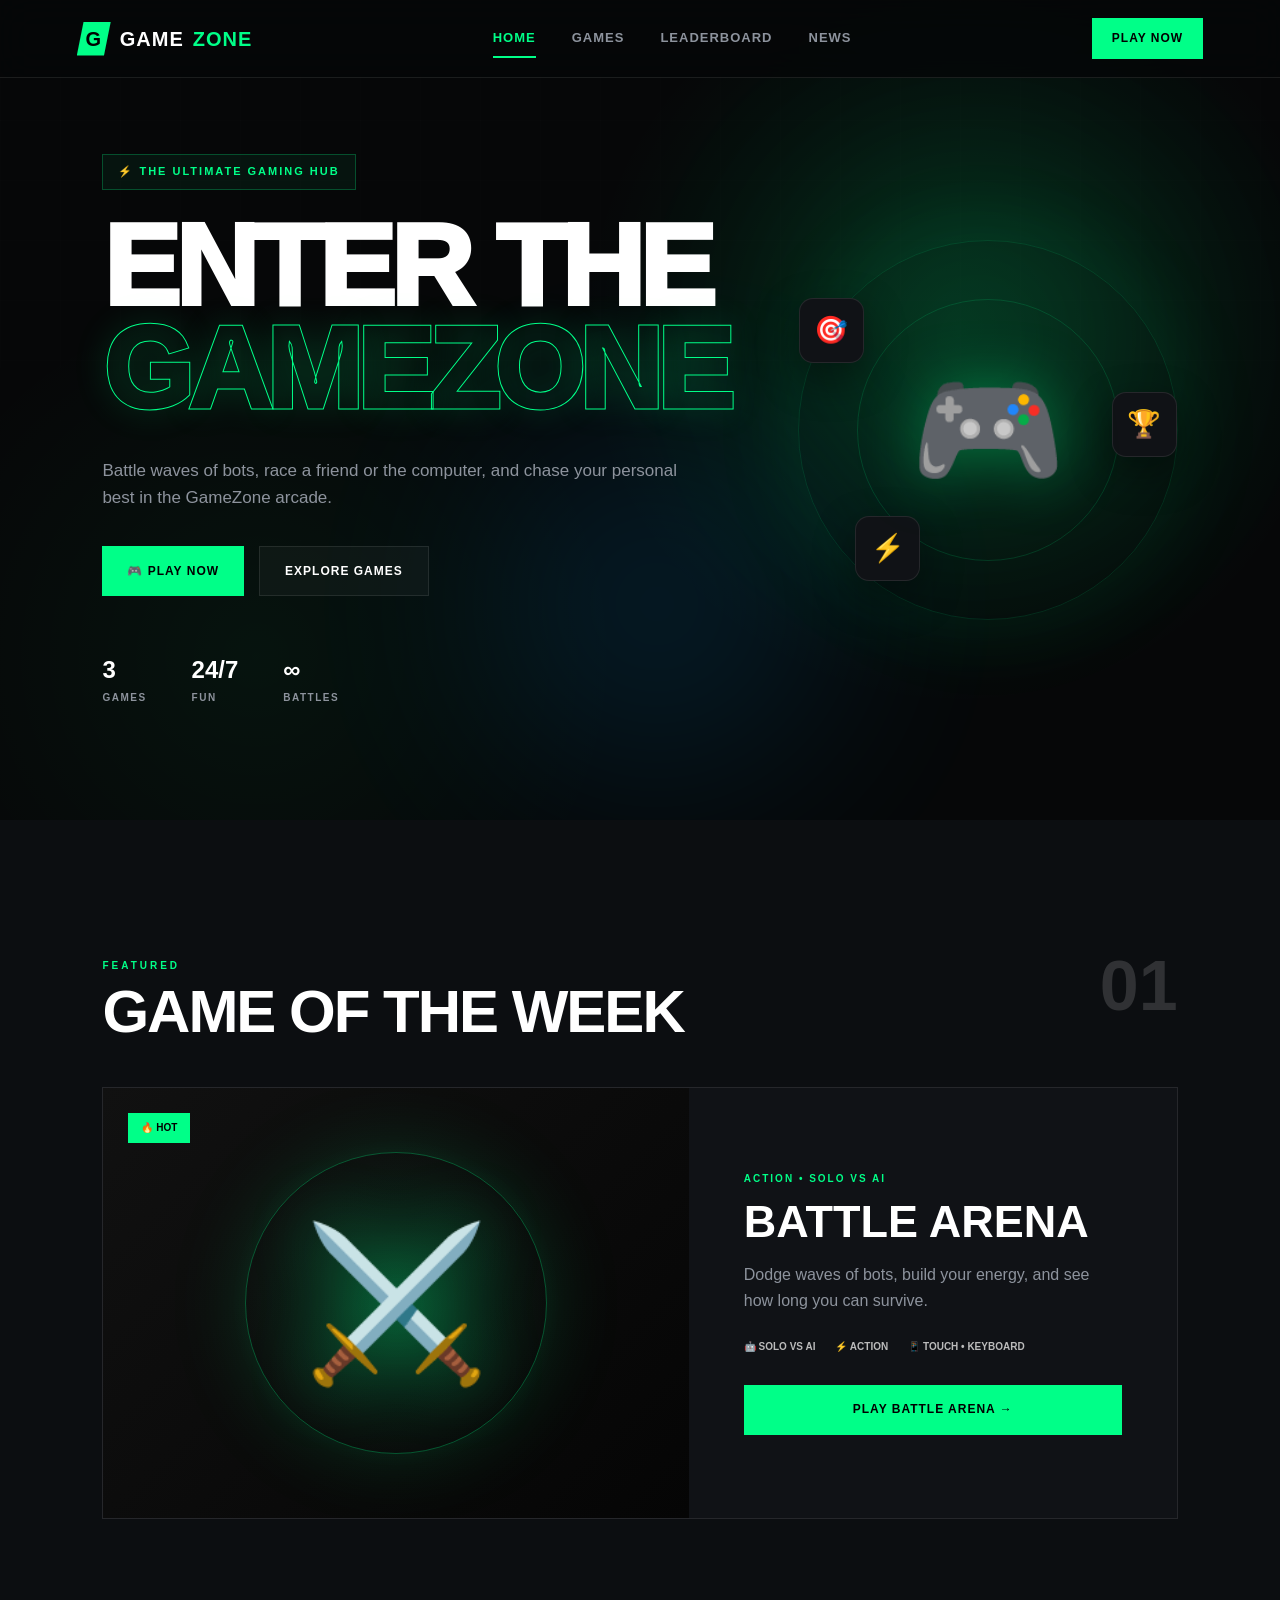
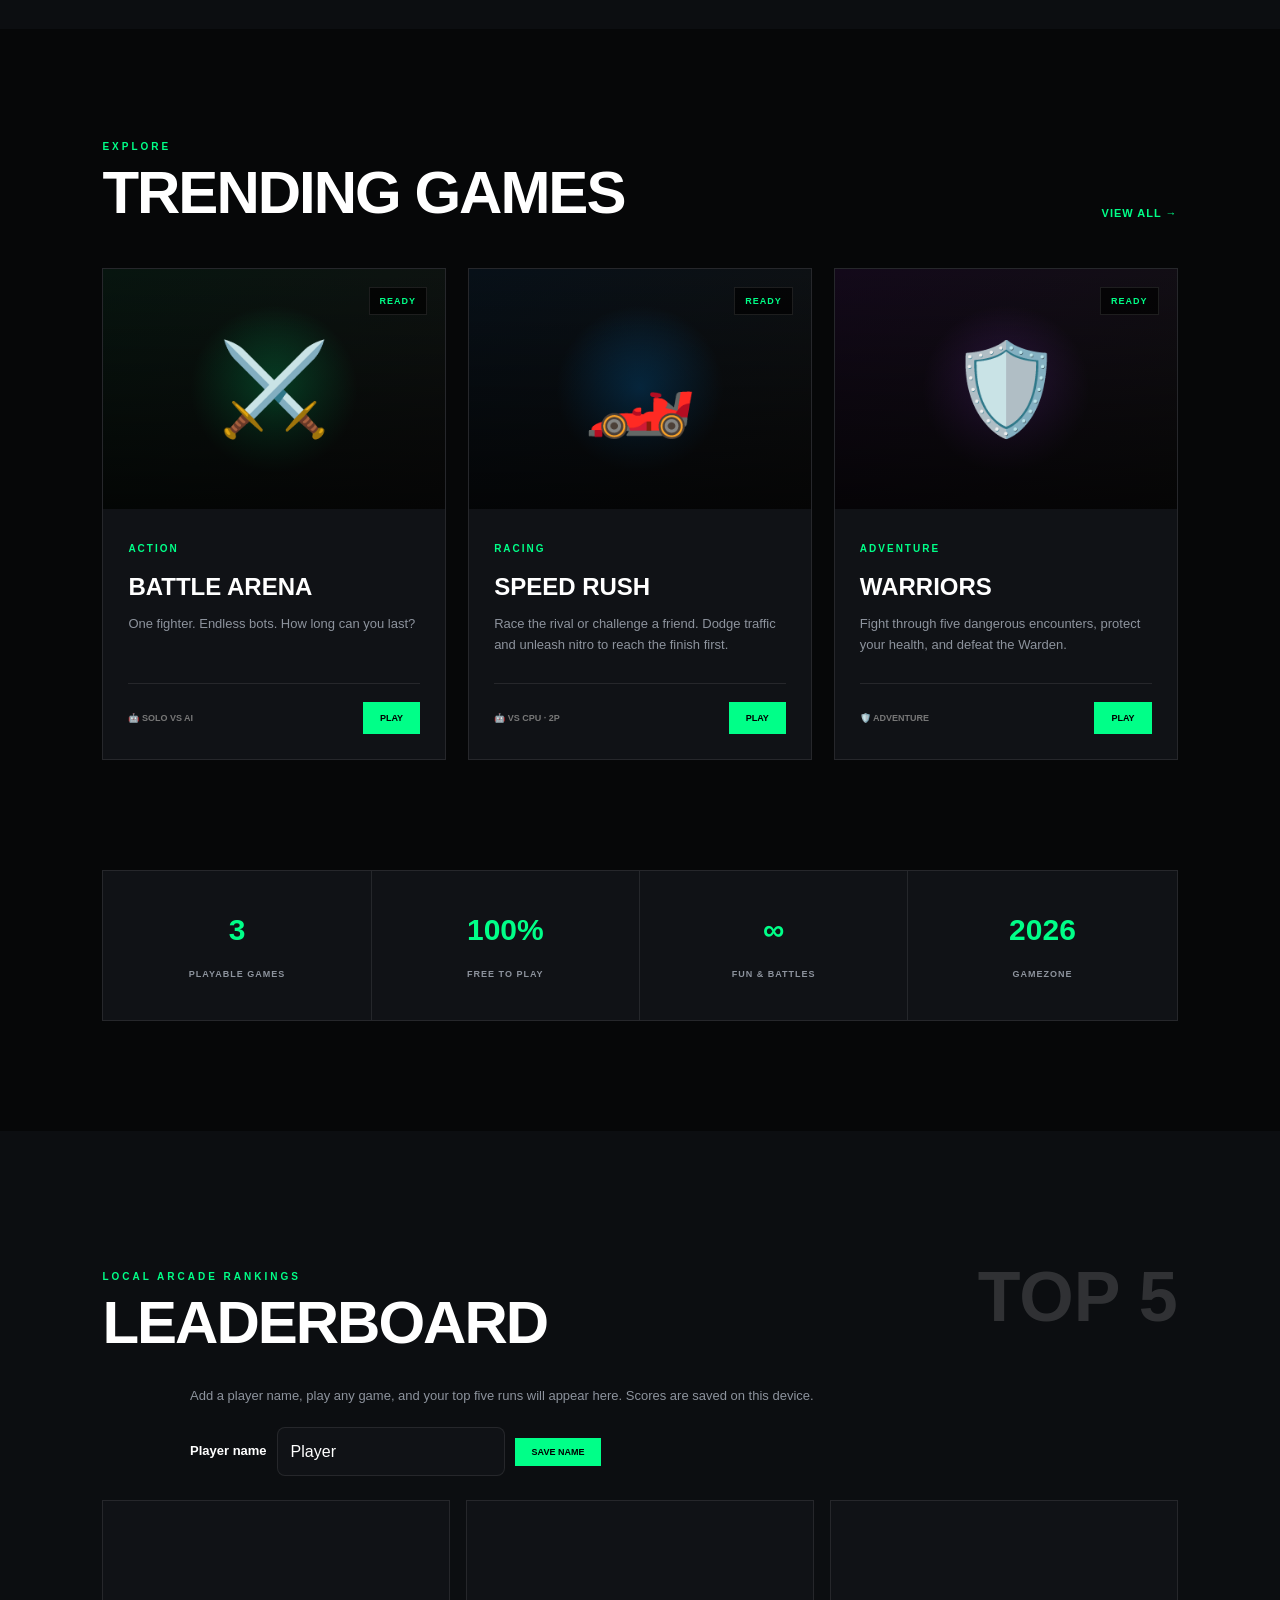
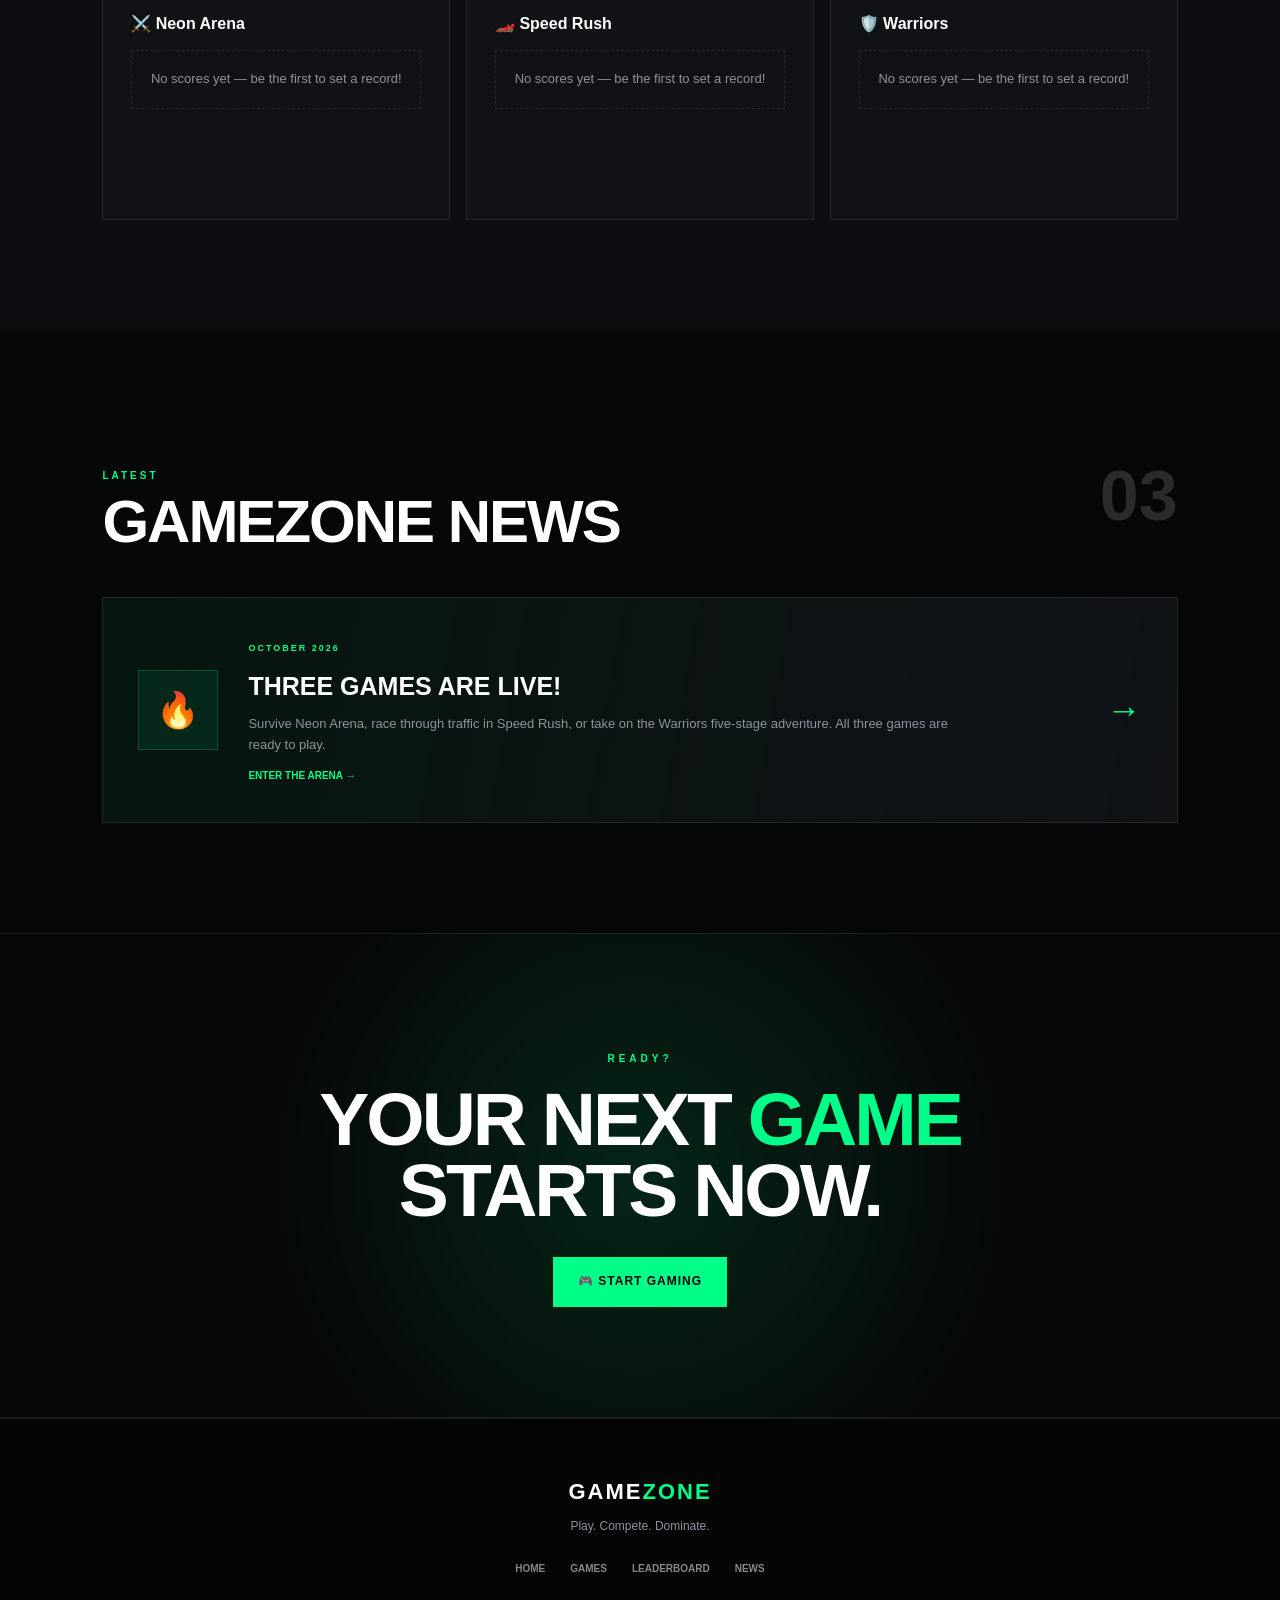
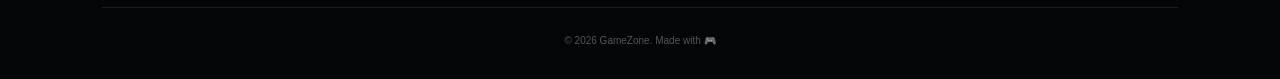
<file: index.html>
<!DOCTYPE html>
<html lang="en">
<head>
    <meta charset="UTF-8">

    <meta name="viewport"
          content="width=device-width, initial-scale=1.0">

    <meta name="description"
          content="Play free games on GameZone. Survive waves of bots in Neon Arena or race for the lead in Speed Rush.">

    <title>GameZone | Gaming Hub</title>

    <link rel="stylesheet" href="style.css">
</head>

<body>

<!-- ================= NAVBAR ================= -->

<header class="navbar">

    <a href="#home" class="logo">
        <span class="logo-icon">G</span>
        GAME<span>ZONE</span>
    </a>

    <nav class="nav-links" id="navLinks">
        <a href="#home" class="active">Home</a>
        <a href="#games">Games</a>
        <a href="#leaderboard">Leaderboard</a>
        <a href="#news">News</a>
    </nav>

    <a href="#games" class="nav-play">
        PLAY NOW
    </a>

    <button class="menu-btn"
            id="menuBtn"
            aria-label="Open menu"
            aria-controls="navLinks"
            aria-expanded="false">
        ☰
    </button>

</header>


<!-- ================= HERO ================= -->

<section class="hero" id="home">

    <div class="hero-grid"></div>

    <div class="hero-glow glow-one"></div>
    <div class="hero-glow glow-two"></div>

    <div class="hero-content">

        <div class="hero-badge">
            ⚡ THE ULTIMATE GAMING HUB
        </div>

        <h1>
            ENTER THE
            <span>GAMEZONE</span>
        </h1>

        <p>
            Battle waves of bots, race a friend or the computer,
            and chase your personal best in the GameZone arcade.
        </p>

        <div class="hero-buttons">

            <a href="#games" class="primary-btn">
                🎮 PLAY NOW
            </a>

            <a href="#games" class="secondary-btn">
                EXPLORE GAMES
            </a>

        </div>

        <div class="hero-stats">

            <div>
                <strong>3</strong>
                <span>GAMES</span>
            </div>

            <div>
                <strong>24/7</strong>
                <span>FUN</span>
            </div>

            <div>
                <strong>∞</strong>
                <span>BATTLES</span>
            </div>

        </div>

    </div>

    <div class="hero-decoration">

        <div class="floating-card card-one">
            🎯
        </div>

        <div class="floating-card card-two">
            🏆
        </div>

        <div class="floating-card card-three">
            ⚡
        </div>

        <div class="hero-controller">
            🎮
        </div>

    </div>

</section>


<!-- ================= FEATURED ================= -->

<section class="featured">

    <div class="section-heading">

        <div>
            <span class="section-label">
                FEATURED
            </span>

            <h2>
                GAME OF THE WEEK
            </h2>
        </div>

        <span class="section-number">
            01
        </span>

    </div>


    <div class="featured-card">

        <div class="featured-image">
            <div class="featured-overlay"></div>

            <div class="featured-icon">
                ⚔️
            </div>

            <span class="featured-tag">
                🔥 HOT
            </span>
        </div>

        <div class="featured-info">

            <span class="game-category">
                ACTION • SOLO VS AI
            </span>

            <h3>
                BATTLE ARENA
            </h3>

            <p>
                Dodge waves of bots, build your energy,
                and see how long you can survive.
            </p>

            <div class="game-meta">

                <span>🤖 SOLO VS AI</span>
                <span>⚡ ACTION</span>
                <span>📱 TOUCH • KEYBOARD</span>

            </div>

            <a href="gamezone.html"
               class="primary-btn">
                PLAY BATTLE ARENA →
            </a>

        </div>

    </div>

</section>


<!-- ================= GAMES ================= -->

<section class="games-section" id="games">

    <div class="section-heading">

        <div>
            <span class="section-label">
                EXPLORE
            </span>

            <h2>
                TRENDING GAMES
            </h2>
        </div>

        <a href="#games" class="view-all">
            VIEW ALL →
        </a>

    </div>


    <div class="games-grid">


        <!-- Battle Arena -->

        <article class="game-card">

            <div class="game-image battle-image">

                <span class="game-icon">
                    ⚔️
                </span>

                <span class="game-status">
                    READY
                </span>

            </div>

            <div class="game-info">

                <span class="game-category">
                    ACTION
                </span>

                <h3>
                    BATTLE ARENA
                </h3>

                <p>
                    One fighter. Endless bots.
                    How long can you last?
                </p>

                <div class="card-bottom">

                    <span>
                        🤖 SOLO VS AI
                    </span>

                    <a href="gamezone.html"
                       class="small-btn">
                        PLAY
                    </a>

                </div>

            </div>

        </article>


        <!-- Speed Rush -->

        <article class="game-card">

            <div class="game-image racing-image">

                <span class="game-icon">
                    🏎️
                </span>

                <span class="game-status">
                    READY
                </span>

            </div>

            <div class="game-info">

                <span class="game-category">
                    RACING
                </span>

                <h3>
                    SPEED RUSH
                </h3>

                <p>
            Race the rival or challenge a friend.
                    Dodge traffic and unleash nitro to reach the finish first.
                </p>

                <div class="card-bottom">

                    <span>
                        🤖 VS CPU · 2P
                    </span>

                    <a href="racing.html"
                       class="small-btn">
                        PLAY
                    </a>

                </div>

            </div>

        </article>


        <!-- Warriors -->

        <article class="game-card">

            <div class="game-image warriors-image">

                <span class="game-icon">
                    🛡️
                </span>

                <span class="game-status">
                    READY
                </span>

            </div>

            <div class="game-info">

                <span class="game-category">
                    ADVENTURE
                </span>

                <h3>
                    WARRIORS
                </h3>

                <p>
                    Fight through five dangerous encounters,
                    protect your health, and defeat the Warden.
                </p>

                <div class="card-bottom">

                    <span>
                        🛡️ ADVENTURE
                    </span>

                    <a href="warriors.html" class="small-btn">PLAY</a>

                </div>

            </div>

        </article>

    </div>

</section>


<!-- ================= STATS ================= -->

<section class="stats-section">

    <div class="stats-card">

        <div class="stat">
            <strong>3</strong>
            <span>PLAYABLE GAMES</span>
        </div>

        <div class="stat">
            <strong>100%</strong>
            <span>FREE TO PLAY</span>
        </div>

        <div class="stat">
            <strong>∞</strong>
            <span>FUN &amp; BATTLES</span>
        </div>

        <div class="stat">
            <strong>2026</strong>
            <span>GAMEZONE</span>
        </div>

    </div>

</section>


<!-- ================= LEADERBOARD ================= -->

<section class="leaderboard-section"
         id="leaderboard">

    <div class="section-heading">

        <div>
            <span class="section-label">
                LOCAL ARCADE RANKINGS
            </span>

            <h2>
                LEADERBOARD
            </h2>
        </div>

        <span class="section-number">TOP 5</span>

    </div>


    <p class="leaderboard-note">Add a player name, play any game, and your top five runs will appear here. Scores are saved on this device.</p>
    <form class="player-name-form" id="playerNameForm">
        <label for="playerName">Player name</label>
        <input id="playerName" name="playerName" maxlength="16" autocomplete="nickname" placeholder="Enter a name" required>
        <button class="small-btn" type="submit">SAVE NAME</button>
        <span id="nameSaved" role="status" aria-live="polite"></span>
    </form>
    <div class="leaderboard-lists" aria-live="polite">
        <section class="leaderboard-game" aria-label="Neon Arena top runs"><h3>⚔️ Neon Arena</h3><div class="leaderboard" id="arenaLeaderboard"></div></section>
        <section class="leaderboard-game" aria-label="Speed Rush top runs"><h3>🏎️ Speed Rush</h3><div class="leaderboard" id="racingLeaderboard"></div></section>
        <section class="leaderboard-game" aria-label="Warriors top runs"><h3>🛡️ Warriors</h3><div class="leaderboard" id="warriorsLeaderboard"></div></section>
    </div>

</section>


<!-- ================= NEWS ================= -->

<section class="news-section" id="news">

    <div class="section-heading">

        <div>
            <span class="section-label">
                LATEST
            </span>

            <h2>
                GAMEZONE NEWS
            </h2>
        </div>

        <span class="section-number">
            03
        </span>

    </div>


    <article class="news-card">

        <div class="news-icon">
            🔥
        </div>

        <div class="news-content">

            <span>
                OCTOBER 2026
            </span>

            <h3>
                THREE GAMES ARE LIVE!
            </h3>

            <p>
            Survive Neon Arena, race through traffic in Speed Rush,
            or take on the Warriors five-stage adventure.
            All three games are ready to play.
            </p>

            <a href="gamezone.html">
                ENTER THE ARENA →
            </a>

        </div>

        <div class="news-arrow">
            →
        </div>

    </article>

</section>


<!-- ================= CTA ================= -->

<section class="cta">

    <div class="cta-content">

        <span>
            READY?
        </span>

        <h2>
            YOUR NEXT
            <strong>GAME</strong>
            STARTS NOW.
        </h2>

        <a href="#games"
           class="primary-btn">
            🎮 START GAMING
        </a>

    </div>

</section>


<!-- ================= FOOTER ================= -->

<footer>

    <div class="footer-logo">
        GAME<span>ZONE</span>
    </div>

    <p>
        Play. Compete. Dominate.
    </p>

    <div class="footer-links">

        <a href="#home">Home</a>
        <a href="#games">Games</a>
        <a href="#leaderboard">Leaderboard</a>
        <a href="#news">News</a>

    </div>

    <div class="copyright">
        © 2026 GameZone. Made with 🎮
    </div>

</footer>


<script src="script.js"></script>

</body>
</html>
</file>
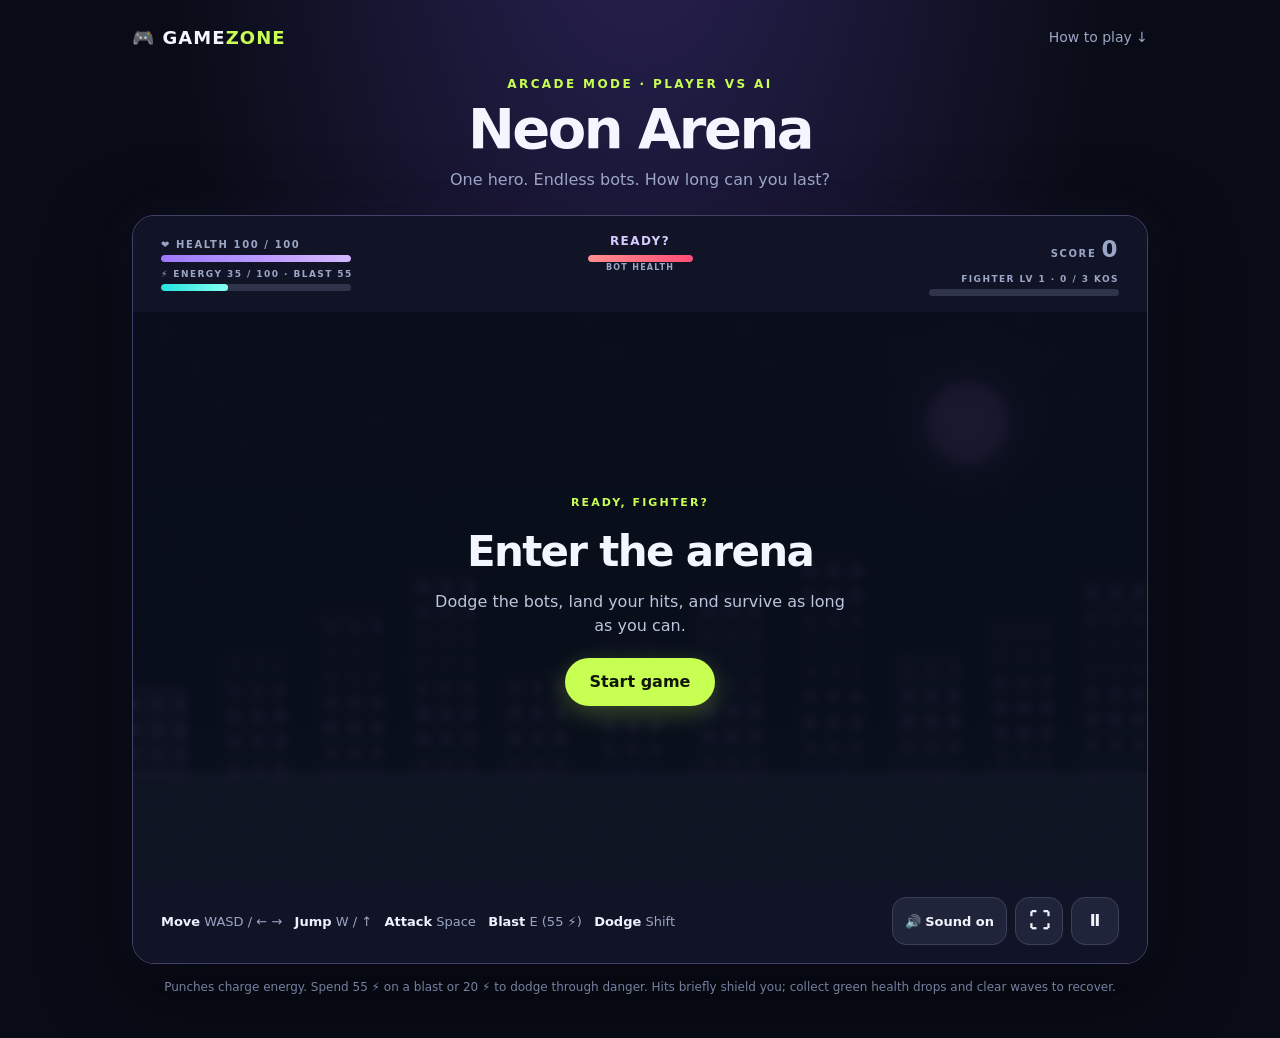
<file: gamezone.html>
<!doctype html>
<html lang="en">
<head>
  <meta charset="utf-8">
  <meta name="viewport" content="width=device-width, initial-scale=1">
  <meta name="theme-color" content="#090c16">
  <title>Neon Arena — GameZone</title>
  <style>
    :root { color-scheme: dark; --ink:#f4f6ff; --muted:#9ba6c6; --lime:#c8ff53; --violet:#a68aff; }
    * { box-sizing:border-box }
    body { margin:0; min-height:100vh; color:var(--ink); font:16px/1.5 Inter,ui-sans-serif,system-ui,-apple-system,"Segoe UI",sans-serif; background:radial-gradient(ellipse at 50% -15%,#292153 0,transparent 53%),#090c16 }
    button { font:inherit; cursor:pointer }
    .shell { max-width:1100px; margin:auto; padding:24px clamp(16px,4vw,42px) 42px }
    header { display:flex; align-items:center; justify-content:space-between; gap:12px; margin-bottom:24px }
    .brand { font-weight:900; letter-spacing:.06em; font-size:18px }.brand b { color:var(--lime) }
    .back { color:var(--muted); text-decoration:none; font-size:14px }.back:hover { color:white }
    .intro { text-align:center; margin:0 auto 23px }.eyebrow { margin:0 0 7px; color:var(--lime); font-size:12px; font-weight:800; letter-spacing:.2em }
    h1 { font-size:clamp(32px,6vw,56px); letter-spacing:-.045em; line-height:1.02; margin:0 }.intro>p:last-child { color:var(--muted); margin:11px 0 0 }
    .game { overflow:hidden; border:1px solid #414267; border-radius:22px; background:#111426; box-shadow:0 24px 80px #0008,0 0 45px #8f6cff12 }
    .hud { min-height:96px; padding:13px clamp(14px,3vw,28px); display:grid; grid-template-columns:1fr auto 1fr; align-items:center; gap:12px; background:#111426 }
    .stat { min-width:0 }.stat:last-child { text-align:right }.label { display:block; color:var(--muted); text-transform:uppercase; font-size:10px; font-weight:800; letter-spacing:.16em }
    .score { font-weight:900; font-size:23px; font-variant-numeric:tabular-nums }.round { text-align:center; color:#d4caff; font-size:12px; font-weight:800; letter-spacing:.12em }
    .bar { height:7px; max-width:190px; border-radius:9px; margin-top:3px; background:#30344b; overflow:hidden }.bar span { display:block; height:100%; width:100%; border-radius:9px; transition:width .24s ease; background:linear-gradient(90deg,#9d78ff,#d5b9ff) }.stat:last-child .bar { margin-left:auto }.stat:last-child .bar span { background:linear-gradient(90deg,#ff8e8e,#ff4d76) }.energyline,.progressline { margin-top:6px }.energyline .label,.progressline .label { font-size:9px }.energyline .bar span { background:linear-gradient(90deg,#25e3df,#86fff0) }.progressline .bar span { background:linear-gradient(90deg,#c8ff53,#efff96) }
    #playerBar.low { background:linear-gradient(90deg,#ff3e65,#ff9c69);animation:heartBeat .8s ease-in-out infinite alternate }#energyBar.ready {box-shadow:0 0 12px #42fff0;animation:chargePulse .75s ease-in-out infinite alternate}.game.lowhp {border-color:#9f4059;box-shadow:0 0 36px #ff41622b,0 24px 80px #0008}.game.lowhp .stage {background:radial-gradient(ellipse at center,#ff29410d,transparent 72%),#090d1b}
    @keyframes heartBeat {to{filter:brightness(1.5)}}@keyframes chargePulse {to{filter:brightness(1.5)}}
    .stage { position:relative; background:#090d1b }.stage canvas { display:block; width:100%; height:auto; aspect-ratio: 16 / 9; touch-action:none }
    .overlay { position:absolute; inset:0; display:grid; place-items:center; padding:20px; background:#080b16bd; text-align:center; backdrop-filter:blur(5px) }.overlay[hidden] { display:none }
    .panel { max-width:410px }.panel .tag { color:var(--lime); font-size:11px; font-weight:900; letter-spacing:.19em }.panel h2 { font-size:clamp(28px,5vw,42px); letter-spacing:-.04em; margin:7px 0 }.panel p { margin:0 auto 20px; color:#bdc5dc }
    .upgradeChoices { display:grid;grid-template-columns:repeat(3,1fr);gap:9px;margin-top:18px }.upgradeChoices button { min-height:104px;padding:12px 8px;border:1px solid #555577;border-radius:14px;background:#22243b;color:#f4f6ff;font-size:19px }.upgradeChoices button:hover { border-color:var(--lime);background:#2b3045;transform:translateY(-2px) }.upgradeChoices b,.upgradeChoices small {display:block}.upgradeChoices b {font-size:13px}.upgradeChoices small {margin-top:4px;color:#abb3cc;font-size:10px;line-height:1.3}@media(max-width:540px){.upgradeChoices{gap:5px}.upgradeChoices button{padding:8px 4px;font-size:16px}.upgradeChoices b{font-size:11px}.upgradeChoices small{font-size:9px}}
    .primary { color:#11160a; border:0; border-radius:999px; padding:12px 25px; background:var(--lime); font-weight:900; box-shadow:0 7px 24px #c8ff5340; transition:transform .15s,filter .15s }.primary:hover { transform:translateY(-2px); filter:brightness(1.07) }.primary:focus-visible,.back:focus-visible { outline:3px solid white; outline-offset:4px }
    .controls { padding:15px clamp(14px,3vw,28px) 18px; display:flex; align-items:center; justify-content:space-between; gap:10px; background:#111426 }.keys { color:var(--muted); font-size:13px }.keys strong { color:#eef1ff }
    .mobile { display:none; gap:12px;align-items:center;justify-content:space-between;touch-action:none;user-select:none;-webkit-user-select:none }.moveCluster,.actionCluster {display:flex;gap:8px;align-items:center}.mobile button,.pause,.sound,.fullscreen { border:1px solid #3c4059; color:#f2f3fb; background:#20243b; border-radius:14px; min-width:48px; min-height:48px; font-weight:800;touch-action:none;user-select:none;-webkit-user-select:none;-webkit-tap-highlight-color:transparent }.mobile button {font-size:20px;box-shadow:inset 0 1px #ffffff12,0 3px 0 #111426;transition:transform .08s,background .08s}.mobile button:active,.mobile button.held {background:#455071;transform:translateY(2px);box-shadow:inset 0 1px #ffffff20}.pause:active,.sound:active,.fullscreen:active { background:#393e60 }.utility {display:flex;gap:8px}.sound { padding:0 12px; font-size:13px; min-width:92px }.fullscreen {font-size:21px}
    .game.hit { animation:shake .18s linear }.game.hit .stage::after { content:""; position:absolute; inset:0; pointer-events:none; background:#fff9; animation:flash .16s ease-out forwards }
    @keyframes shake { 25%{transform:translateX(-4px)} 55%{transform:translateX(4px)} 80%{transform:translateX(-2px)} }
    @keyframes flash { to{opacity:0} }
    .help { text-align:center; color:#75809f; margin:14px 0 0; font-size:12px }
    @media(max-width:700px) { .shell { padding:12px 12px max(18px,env(safe-area-inset-bottom)) }.intro {margin-bottom:14px}.intro>p:last-child {font-size:14px;margin-top:7px}.eyebrow {font-size:10px}.game {border-radius:16px}.stage canvas {aspect-ratio:4/3}.hud {min-height:80px;padding:9px 11px;gap:6px;grid-template-columns:minmax(0,1fr) auto minmax(0,1fr)}.stat .label {font-size:9px;letter-spacing:.08em}.score {font-size:17px}.round {font-size:10px;letter-spacing:.08em}.round .bar {width:76px!important}.progressline .label,.energyline .label {font-size:8px!important;letter-spacing:.07em}.keys { display:none }.controls {padding:10px 12px max(10px,env(safe-area-inset-bottom));display:grid;grid-template-columns:1fr auto;gap:9px}.mobile {grid-column:1/-1;display:flex;gap:8px;width:100%}.moveCluster,.actionCluster {gap:6px}.mobile button {width:clamp(44px,13vw,54px);min-width:44px;min-height:52px;border-radius:15px}.utility {grid-column:1/-1;justify-content:flex-end;gap:8px}.sound {width:48px;min-width:48px;padding:0;font-size:0}.sound::before {content:'🔊';font-size:17px}.pause,.fullscreen {width:48px;min-width:48px;min-height:46px}.help {font-size:11px;margin:9px 8px 0} }
    @media(max-width:380px) { .shell{padding-left:8px;padding-right:8px}.hud{padding-left:8px;padding-right:8px}.mobile button{width:44px;min-width:44px;min-height:50px}.moveCluster,.actionCluster{gap:4px}.controls{padding-left:8px;padding-right:8px} }
    @media (pointer:coarse) and (orientation:landscape) and (min-width:701px) { .shell{padding:8px 2vw 14px}.intro{margin-bottom:8px}.intro h1{font-size:34px}.intro>p:last-child{margin-top:3px}.mobile{display:flex}.keys{display:none}.controls{padding:8px 14px}.mobile button{min-width:50px;min-height:50px}.utility{margin-left:8px} }
    .game:fullscreen {width:100vw;height:100dvh;max-width:none;border:0;border-radius:0;display:grid;grid-template-rows:auto minmax(0,1fr) auto;box-shadow:none;background:#090c16}.game:fullscreen .stage {min-height:0;display:grid;place-items:center}.game:fullscreen .stage canvas {width:auto;height:100%;max-width:100%;max-height:100%;aspect-ratio:16/9}.game:fullscreen .controls {padding-bottom:max(10px,env(safe-area-inset-bottom))}
    @media(prefers-reduced-motion:reduce) { *,*::before,*::after { scroll-behavior:auto!important; transition:none!important } }
  </style>
</head>
<body>
  <main class="shell">
    <header><div class="brand">🎮 GAME<b>ZONE</b></div><a class="back" href="#how-to-play">How to play ↓</a></header>
    <section class="intro"><p class="eyebrow">ARCADE MODE · PLAYER VS AI</p><h1>Neon Arena</h1><p>One hero. Endless bots. How long can you last?</p></section>
    <section class="game" aria-label="Neon Arena fighting game">
      <div class="hud" aria-live="polite">
        <div class="stat"><span class="label">❤ HEALTH <span id="playerHp">100 / 100</span></span><div class="bar" role="progressbar" aria-label="Player health" aria-valuemin="0" aria-valuemax="100" aria-valuenow="100"><span id="playerBar"></span></div><div class="energyline"><span class="label">⚡ ENERGY <span id="energyValue">35</span> / 100 · BLAST 55</span><div class="bar" role="progressbar" aria-label="Energy charge" aria-valuemin="0" aria-valuemax="100" aria-valuenow="35"><span id="energyBar" style="width:35%"></span></div></div></div>
        <div class="round"><span id="roundLabel">READY?</span><div class="bar" style="width:105px;margin:5px auto 0"><span id="enemyBar" style="background:linear-gradient(90deg,#ff8e8e,#ff4d76)"></span></div><span class="label" style="font-size:8px">BOT HEALTH</span><div id="comboLabel" style="margin-top:4px;color:#c8ff53;min-height:18px"></div></div>
        <div class="stat"><span class="label">Score <span class="score" id="score">0</span></span><div class="progressline"><span class="label" id="xpLabel">FIGHTER LV 1 · 0 / 3 KOs</span><div class="bar"><span id="xpBar" style="width:0%"></span></div></div></div>
      </div>
      <div class="stage">
        <canvas id="arena" width="960" height="540" aria-label="Game arena. Move with WASD or arrow keys. Attack with Space. Jump with W or Up. Use E for an energy blast and Shift to dodge."></canvas>
        <div class="overlay" id="overlay"><div class="panel"><span class="tag" id="overTag">READY, FIGHTER?</span><h2 id="overTitle">Enter the arena</h2><p id="overCopy">Dodge the bots, land your hits, and survive as long as you can.</p><button class="primary" id="startBtn">Start game</button></div></div>
      </div>
      <div class="controls"><div class="keys"><strong>Move</strong> WASD / ← → &nbsp; <strong>Jump</strong> W / ↑ &nbsp; <strong>Attack</strong> Space &nbsp; <strong>Blast</strong> E (55 ⚡) &nbsp; <strong>Dodge</strong> Shift</div><div class="mobile" aria-label="Touch controls"><div class="moveCluster" aria-label="Movement"><button data-action="left" aria-label="Move left">←</button><button data-action="jump" aria-label="Jump">↑</button><button data-action="right" aria-label="Move right">→</button></div><div class="actionCluster" aria-label="Combat actions"><button data-action="attack" aria-label="Attack">👊</button><button data-action="dodge" aria-label="Dodge">💨</button><button data-action="special" aria-label="Energy blast">⚡</button></div></div><div class="utility"><button class="sound" id="soundBtn" aria-label="Mute sound effects">🔊 Sound on</button><button class="fullscreen" id="fullscreenBtn" aria-label="Enter full screen" title="Full screen">⛶</button><button class="pause" id="pauseBtn" aria-label="Pause game">Ⅱ</button></div></div>
    </section>
    <p class="help" id="how-to-play">Punches charge energy. Spend 55 ⚡ on a blast or 20 ⚡ to dodge through danger. Hits briefly shield you; collect green health drops and clear waves to recover.</p>
  </main>
<script>
(() => {
  'use strict';
  const canvas=document.querySelector('#arena'), ctx=canvas.getContext('2d');
  const overlay=document.querySelector('#overlay'), startBtn=document.querySelector('#startBtn');
  const playerHp=document.querySelector('#playerHp'), playerBar=document.querySelector('#playerBar'), energyBar=document.querySelector('#energyBar'), energyValue=document.querySelector('#energyValue'), xpBar=document.querySelector('#xpBar'), xpLabel=document.querySelector('#xpLabel'), comboLabel=document.querySelector('#comboLabel'), enemyBar=document.querySelector('#enemyBar'), scoreEl=document.querySelector('#score'), roundEl=document.querySelector('#roundLabel'), panel=document.querySelector('.panel');
  const W=960,H=540,FLOOR=438, keys=new Set(), touch=new Set(), gameCard=document.querySelector('.game');
  const arenas=[{name:'NEON DISTRICT',sky:['#17172f','#10182b','#172b34'],floor:'#273049',line:'#b98bff',stars:'#e3dcff',buildings:['#202544','#1a203d'],windows:'#5e547e'}, {name:'SOLAR FOUNDRY',sky:['#35182e','#52242b','#351e2a'],floor:'#472939',line:'#ffad68',stars:'#ffe0a5',buildings:['#492539','#382036'],windows:'#986247'}, {name:'FROSTBYTE PEAK',sky:['#10253f','#183e57','#1c394d'],floor:'#214356',line:'#65eaff',stars:'#d4f6ff',buildings:['#1d3a55','#203149'],windows:'#5184a2'}, {name:'WILD CIRCUIT',sky:['#142c26','#1d4135','#1b382e'],floor:'#284536',line:'#c8ff53',stars:'#e3ffc0',buildings:['#1d382e','#253a2c'],windows:'#668452'}];
  let state='ready', player, enemies=[], score=0, wave=0, last=0, raf=0, particles=[], texts=[], drops=[], best=0, elapsed=0, shake=0, audio=null, soundOn=true, energy=35, combo=0, comboTimer=0, level=1, kills=0, blast=0, invuln=0, waveIntro=0, upgrades={power:0,charge:0,speed:0};
  try { best=Number(localStorage.getItem('neon-arena-best'))||0 } catch (_) {}
  const clamp=(n,a,b)=>Math.max(a,Math.min(b,n));
  function fighter(x,color,isPlayer=false){return {x,y:FLOOR,vx:0,vy:0,hp:100,color,isPlayer,role:'runner',face:isPlayer?1:-1,ground:true,attack:0,cool:0,hit:false,flash:0}}
  function tone(freq,end,duration,type='sine',volume=.045){if(!soundOn)return;try{if(!audio){const AC=window.AudioContext||window.webkitAudioContext;if(AC)audio=new AC()}if(!audio)return;if(audio.state==='suspended')audio.resume();const o=audio.createOscillator(),g=audio.createGain(),t=audio.currentTime;o.type=type;o.frequency.setValueAtTime(freq,t);o.frequency.exponentialRampToValueAtTime(Math.max(35,end),t+duration);g.gain.setValueAtTime(volume,t);g.gain.exponentialRampToValueAtTime(.001,t+duration);o.connect(g);g.connect(audio.destination);o.start(t);o.stop(t+duration)}catch(_){}}
  function saveLeaderboardScore(game,points,unit,detail){try{const data=JSON.parse(localStorage.getItem('gamezone-leaderboard-v1')||'{}');const runs=Array.isArray(data[game])?data[game]:[];runs.push({name:(localStorage.getItem('gamezone-player-name')||'Player').slice(0,16),score:Math.max(0,Math.floor(points)),unit,detail,date:new Date().toISOString()});data[game]=runs.sort((a,b)=>b.score-a.score).slice(0,5);localStorage.setItem('gamezone-leaderboard-v1',JSON.stringify(data))}catch(_){}}
  function sfx(name){if(name==='swing')tone(250,100,.09,'sawtooth',.024);if(name==='hit'){tone(135,58,.12,'triangle',.075);tone(480,180,.1,'sine',.035)}if(name==='hurt')tone(100,48,.2,'sawtooth',.075);if(name==='jump')tone(290,620,.14,'sine',.04);if(name==='wave'){tone(420,620,.16,'sine',.04);setTimeout(()=>tone(620,880,.2,'sine',.04),95)}if(name==='over'){tone(350,170,.22,'triangle',.05);setTimeout(()=>tone(180,70,.4,'sawtooth',.04),130)}}
  function floatText(x,y,text,color){texts.push({x,y,text,color,life:42})}
  function burst(x,y,color,n=12){for(let i=0;i<n;i++){const a=Math.random()*Math.PI*2,s=1.2+Math.random()*4;particles.push({x,y,vx:Math.cos(a)*s,vy:Math.sin(a)*s-1,life:20+Math.random()*22,color,size:2+Math.random()*3})}}
  function spawnWave(){wave++;waveIntro=150;const bossWave=wave%5===0,count=bossWave?1:Math.min(1+Math.floor((wave-1)/2),4),roster=['runner','striker','tank','scout'],colors=['#ff557d','#ff9b55','#ca79ff','#52e6ed'];enemies=Array.from({length:count},(_,i)=>{const e=fighter(bossWave?740:700+i*76,bossWave?'#ffd166':colors[(wave+i-1)%colors.length]);e.role=bossWave?'boss':roster[(wave+i-1)%roster.length];e.hp=bossWave?220+wave*15:65+Math.min(wave*2,25)+(e.role==='tank'?15:0);e.maxHp=e.hp;e.speed=(e.role==='boss'?1.18:e.role==='scout'?2:e.role==='tank'?1.05:1.45)+Math.min(wave*.07,.85);return e});roundEl.textContent=bossWave?`BOSS · WAVE ${wave}`:`WAVE ${wave}`;enemyBar.style.width='100%';if(wave>1){player.hp=Math.min(100,player.hp+15);energy=Math.min(100,energy+12);sfx('wave');floatText(W/2,145,bossWave?'BOSS APPROACHING!':'WAVE CLEAR  ·  +15 HP / +12 ⚡',bossWave?'#ffd166':'#d5b9ff');burst(W/2,185,bossWave?'#ffd166':'#a68aff',25)}}
  function begin(){if(state==='paused'){pause();return}keys.clear();touch.clear();score=0;wave=0;elapsed=0;energy=35;combo=0;comboTimer=0;level=1;kills=0;blast=0;invuln=0;upgrades={power:0,charge:0,speed:0};player=fighter(245,'#c8ff53',true);particles=[];texts=[];drops=[];scoreEl.textContent='0';playerHp.textContent='100 / 100';playerBar.style.width='100%';playerBar.classList.remove('low');gameCard.classList.remove('lowhp');energyBar.style.width='35%';energyBar.classList.remove('ready');energyValue.textContent='35';spawnWave();state='playing';overlay.hidden=true;last=performance.now();cancelAnimationFrame(raf);raf=requestAnimationFrame(loop)}
  function end(){if(score>best){best=score;try{localStorage.setItem('neon-arena-best',String(best))}catch(_){}}saveLeaderboardScore('arena',score,'pts',`${wave} wave${wave===1?'':'s'}`);state='over';overlay.hidden=false;document.querySelector('#overTag').textContent='RUN COMPLETE';document.querySelector('#overTitle').textContent='Game over';document.querySelector('#overCopy').textContent=`You scored ${score} point${score===1?'':'s'} across ${wave} wave${wave===1?'':'s'}. Best: ${best}.`;startBtn.textContent='Play again';sfx('over')}
  function pause(){if(state==='playing'){state='paused';overlay.hidden=false;document.querySelector('#overTag').textContent='TAKE A BREATHER';document.querySelector('#overTitle').textContent='Paused';document.querySelector('#overCopy').textContent=`Score: ${score} · Wave ${wave}. Ready when you are.`;startBtn.textContent='Resume game'}else if(state==='paused'){state='playing';overlay.hidden=true;last=performance.now();raf=requestAnimationFrame(loop)}}
  function attack(){if(!player||state!=='playing'||player.cool>0)return;player.attack=16;player.cool=Math.max(13,25-upgrades.speed*2);player.hit=false;sfx('swing');burst(player.x+player.face*23,player.y-43,'#c8ff53',4)}
  function special(){if(state!=='playing'||energy<55){if(state==='playing')floatText(player.x,player.y-105,'NEED 55 ENERGY','#83fff1');return}energy-=55;blast=22;sfx('wave');shake=10;floatText(player.x,player.y-105,'NEON BURST!','#42fff0');burst(player.x,player.y-42,'#42fff0',36);for(const e of enemies){if(Math.abs(e.x-player.x)<520){damage(e,42+upgrades.power*5);e.x=clamp(e.x+e.face*55,25,W-25);combo++;comboTimer=150;score+=10*Math.min(combo,5);scoreEl.textContent=score;if(e.hp<=0){score+=25;scoreEl.textContent=score;floatText(e.x,e.y-95,'KO! +25','#c8ff53');drops.push({x:e.x,y:e.y-45,type:Math.random()<.5?'health':'energy',life:460});burst(e.x,e.y-40,e.color,24);kills++}}}}
  function dodge(){if(state!=='playing'||invuln>0||energy<20){if(state==='playing'&&energy<20)floatText(player.x,player.y-90,'NEED 20 ENERGY','#83fff1');return}energy-=20;invuln=18;player.x=clamp(player.x+player.face*115,25,W-25);shake=Math.max(shake,2);sfx('jump');burst(player.x-player.face*18,player.y-38,'#83fff1',12);floatText(player.x,player.y-92,'DODGE!','#83fff1')}
  function action(k){if(k==='attack')attack();if(k==='special')special();if(k==='dodge')dodge();if(k==='jump'&&player?.ground&&state==='playing'){player.vy=-10.6;player.ground=false;sfx('jump');burst(player.x,player.y-4,'#a68aff',7)}}
  function offerUpgrade(){state='upgrade';overlay.hidden=false;document.querySelector('#overTag').textContent=`LEVEL ${level+1} REACHED`;document.querySelector('#overTitle').textContent='Choose an upgrade';document.querySelector('#overCopy').textContent='Pick one boost for the rest of this run.';startBtn.hidden=true;panel.insertAdjacentHTML('beforeend','<div class="upgradeChoices"><button data-upgrade="power">💥 <b>Power</b><small>Hits deal +8 damage</small></button><button data-upgrade="charge">⚡ <b>Capacitor</b><small>Hits charge +10 energy</small></button><button data-upgrade="speed">💨 <b>Quickstep</b><small>Move and punch faster</small></button></div>');panel.querySelectorAll('[data-upgrade]').forEach(b=>b.addEventListener('click',()=>{upgrades[b.dataset.upgrade]++;level++;startBtn.hidden=false;panel.querySelector('.upgradeChoices').remove();state='playing';overlay.hidden=true;last=performance.now();raf=requestAnimationFrame(loop);sfx('wave')}))}
  function rect(f){return f.role==='boss'?{x:f.x-27,y:f.y-100,w:54,h:100}:{x:f.x-18,y:f.y-75,w:36,h:75}}
  function overlaps(a,b){return a.x<b.x+b.w&&a.x+a.w>b.x&&a.y<b.y+b.h&&a.y+a.h>b.y}
  function damage(target,amount){if(target.isPlayer&&invuln>0)return;target.hp-=amount;target.flash=10;target.hurt=5;if(target.isPlayer)invuln=42;shake=Math.max(shake,target.isPlayer?5:3);gameCard.classList.remove('hit');void gameCard.offsetWidth;gameCard.classList.add('hit');setTimeout(()=>gameCard.classList.remove('hit'),190);burst(target.x,target.y-45,target.isPlayer?'#ff829e':'#fff38a',target.isPlayer?13:17);sfx(target.isPlayer?'hurt':'hit');floatText(target.x,target.y-82,`-${amount}`,target.isPlayer?'#ff829e':'#fff38a')}
  function update(dt){const s=dt/16.667;elapsed+=dt;waveIntro=Math.max(0,waveIntro-s);shake=Math.max(0,shake-s*.55);invuln=Math.max(0,invuln-s);blast=Math.max(0,blast-s);energy=Math.min(100,energy+.003*dt);const left=keys.has('ArrowLeft')||keys.has('a')||touch.has('left'),right=keys.has('ArrowRight')||keys.has('d')||touch.has('right');player.vx=(right?1:0)-(left?1:0);if(player.vx)player.face=Math.sign(player.vx);player.x=clamp(player.x+player.vx*(3.5+upgrades.speed*.28)*s,25,W-25);player.vy+=.52*s;player.y+=player.vy*s;if(player.y>=FLOOR){player.y=FLOOR;player.vy=0;player.ground=true}player.attack=Math.max(0,player.attack-s);player.cool=Math.max(0,player.cool-s);player.flash=Math.max(0,player.flash-s);player.hurt=Math.max(0,(player.hurt||0)-s);comboTimer-=s;if(comboTimer<=0)combo=0;
    for(const e of enemies){const dx=player.x-e.x,dist=Math.abs(dx);e.face=Math.sign(dx)||e.face;e.x+=e.face*(dist>52?e.speed*s:0);e.cool-=s;e.attack=Math.max(0,e.attack-s);e.flash=Math.max(0,e.flash-s);if(dist<(e.role==='boss'?98:73)&&e.cool<=0&&e.attack<=0&&Math.random()<.035*s){e.attack=30;e.attackHit=false;e.cool=Math.max(48,82-wave*2)}if(e.attack>0&&!e.attackHit&&e.attack<17){e.attackHit=true;if(dist<(e.role==='boss'?102:76)&&Math.abs(player.y-e.y)<75)damage(player,(e.role==='boss'?15:e.role==='tank'?10:7)+Math.floor(wave/4))}}
    if(player.attack>0&&!player.hit){const punch={x:player.x+(player.face>0?7:-53),y:player.y-61,w:46,h:31};for(const e of enemies){const r=rect(e);if(overlaps(punch,r)){const amount=27+upgrades.power*8;damage(e,amount);player.hit=true;combo++;comboTimer=150;energy=Math.min(100,energy+12+upgrades.charge*10);score+=10*Math.min(combo,5);scoreEl.textContent=score;floatText(e.x,e.y-82,`+${10*Math.min(combo,5)}  +12 ⚡`,combo>2?'#ffdc69':'#c8ff53');if(e.hp<=0){score+=25;scoreEl.textContent=score;energy=Math.min(100,energy+12);floatText(e.x,e.y-98,'KO! +25','#c8ff53');drops.push({x:e.x,y:e.y-45,type:player.hp<70?'health':(Math.random()<.5?'health':'energy'),life:460});burst(e.x,e.y-40,'#ff557d',24);kills++}break}}}
    for(const d of drops){d.life-=s;d.y=FLOOR-20+Math.sin(elapsed*.006+d.x)*5;if(Math.abs(d.x-player.x)<35&&Math.abs(player.y-d.y)<95){if(d.type==='health'){const healed=Math.min(25,100-player.hp);player.hp=Math.min(100,player.hp+25);floatText(d.x,d.y-25,`+${healed} HP`,'#7dff9c')}else{const charge=Math.min(25,100-energy);energy=Math.min(100,energy+25);floatText(d.x,d.y-25,`+${charge} ⚡`,'#42fff0')}burst(d.x,d.y,d.type==='health'?'#7dff9c':'#42fff0',13);d.life=0;sfx('hit')}}drops=drops.filter(d=>d.life>0);
    enemies=enemies.filter(e=>e.hp>0);if(enemies.length===0)spawnWave();playerHp.textContent=`${Math.max(0,Math.ceil(player.hp))} / 100`;playerBar.style.width=`${clamp(player.hp,0,100)}%`;playerBar.setAttribute('aria-valuenow',Math.ceil(player.hp));playerBar.classList.toggle('low',player.hp<=30);gameCard.classList.toggle('lowhp',player.hp<=30);energyValue.textContent=Math.floor(energy);energyBar.style.width=`${energy}%`;energyBar.setAttribute('aria-valuenow',Math.floor(energy));energyBar.classList.toggle('ready',energy>=55);xpLabel.textContent=`FIGHTER LV ${level} · ${kills%3} / 3 KOs`;xpBar.style.width=`${(kills%3)/3*100}%`;comboLabel.textContent=combo>1?`✦ ${combo} HIT COMBO ✦`:'';let h=0,m=0;for(const e of enemies){h+=e.hp;m+=e.maxHp}enemyBar.style.width=`${m?clamp(h/m*100,0,100):100}%`;particles=particles.filter(p=>p.life-->0);for(const p of particles){p.x+=p.vx*s;p.y+=p.vy*s;p.vy+=.18*s;p.vx*=.985}texts=texts.filter(t=>t.life-->0);for(const t of texts)t.y-=.65*s;
    if(kills>=level*3){offerUpgrade();return}
    if(player.hp<=0){if(score>best){best=score;try{localStorage.setItem('neon-arena-best',best)}catch(_){}}end()}}
  function drawFighter(f){const x=f.x,y=f.y,moving=Math.abs(f.vx)>.1,bob=f.ground?Math.sin(elapsed*.009+x*.02)*(moving?2.5:1.3):0,run=moving?Math.sin(elapsed*.022+x*.04)*8:0,hitPose=f.attack>0?Math.sin((1-f.attack/16)*Math.PI):0,reach=hitPose*24,glow=f.isPlayer?'#c8ff53':f.color,ink=f.flash?'#fff':f.color;
    ctx.save();ctx.globalAlpha=.24;ctx.fillStyle='#000';ctx.beginPath();ctx.ellipse(x,FLOOR+2,20,5,0,0,Math.PI*2);ctx.fill();ctx.restore();
    ctx.save();ctx.translate(x,y+bob);if(f.hurt>0)ctx.translate((Math.random()-.5)*f.hurt,0);if(f.role==='boss')ctx.scale(1.4,1.4);ctx.lineCap='round';ctx.lineJoin='round';
    // A little trailing scarf makes the player silhouette easy to follow while moving.
    if(f.isPlayer){ctx.save();ctx.shadowColor=glow;ctx.shadowBlur=13;ctx.strokeStyle=ink;ctx.lineWidth=5;ctx.beginPath();ctx.moveTo(-f.face*5,-51);ctx.lineTo(-f.face*(19+Math.abs(run)),-48+Math.sin(elapsed*.018)*5);ctx.lineTo(-f.face*(29+Math.abs(run)),-43+Math.sin(elapsed*.021)*8);ctx.stroke();ctx.restore()}
    // Legs bend at the knees and finish in bright boots.
    ctx.shadowColor=glow;ctx.shadowBlur=10;ctx.strokeStyle=ink;ctx.lineWidth=f.role==='tank'?9:7;ctx.beginPath();ctx.moveTo(-3,-28);ctx.lineTo(-8+run*.55,-15);ctx.lineTo(-11+run,-3);ctx.moveTo(3,-28);ctx.lineTo(8-run*.45,-15);ctx.lineTo(12-run,-3);ctx.stroke();
    ctx.lineWidth=9;ctx.beginPath();ctx.moveTo(-13+run,-3);ctx.lineTo(-7+run,-3);ctx.moveTo(8-run,-3);ctx.lineTo(15-run,-3);ctx.stroke();
    // Jacket/torso, with a bright center seam and shoulder pads.
    ctx.fillStyle=f.isPlayer?'#202e38':f.role==='tank'||f.role==='boss'?'#392442':'#29243c';ctx.strokeStyle=ink;ctx.lineWidth=3;ctx.beginPath();ctx.moveTo(-10,-52);ctx.lineTo(10,-52);ctx.lineTo(13,-31);ctx.lineTo(7,-26);ctx.lineTo(-8,-26);ctx.lineTo(-13,-31);ctx.closePath();ctx.fill();ctx.stroke();if(f.role==='tank'||f.role==='boss'){ctx.fillStyle=glow;ctx.beginPath();ctx.arc(-12,-49,5,0,Math.PI*2);ctx.arc(12,-49,5,0,Math.PI*2);ctx.fill()}
    ctx.strokeStyle=glow;ctx.lineWidth=2;ctx.beginPath();ctx.moveTo(-1,-48);ctx.lineTo(3,-32);ctx.stroke();ctx.fillStyle=glow;ctx.beginPath();ctx.arc(0,-42,3.2,0,Math.PI*2);ctx.fill();
    // Back arm, then the striking arm and a readable fist.
    ctx.strokeStyle=ink;ctx.lineWidth=f.role==='tank'?8:6;ctx.beginPath();ctx.moveTo(-8,-48);ctx.lineTo(-f.face*13,-39+run*.25);ctx.lineTo(-f.face*17,-31+run*.3);ctx.moveTo(8,-48);ctx.lineTo(f.face*(12+reach*.35),-46);ctx.lineTo(f.face*(18+reach),-43);ctx.stroke();
    ctx.fillStyle=glow;ctx.shadowBlur=12;ctx.beginPath();ctx.arc(f.face*(19+reach),-43,5,0,Math.PI*2);ctx.fill();
    // Faceplate, eyes and a distinct head silhouette for each fighter class.
    ctx.shadowColor=glow;ctx.shadowBlur=f.flash?28:15;ctx.fillStyle='#111726';ctx.strokeStyle=ink;ctx.lineWidth=3.5;ctx.beginPath();ctx.arc(0,-66,12,0,Math.PI*2);ctx.fill();ctx.stroke();
    ctx.fillStyle=glow;ctx.shadowBlur=11;ctx.beginPath();ctx.ellipse(f.face*4,-67,5.5,2.7,0,0,Math.PI*2);ctx.fill();ctx.fillStyle='#fff';ctx.beginPath();ctx.arc(f.face*5,-67,1.4,0,Math.PI*2);ctx.fill();
    if(f.isPlayer){ctx.strokeStyle='#e6ff9a';ctx.lineWidth=3;ctx.beginPath();ctx.moveTo(-8,-73);ctx.lineTo(2,-77);ctx.lineTo(10,-74);ctx.stroke()}
    else if(f.role==='tank'||f.role==='boss'){ctx.fillStyle='#ffcc70';ctx.strokeStyle='#ffcc70';ctx.lineWidth=f.role==='boss'?5:3;ctx.beginPath();ctx.moveTo(-9,-75);ctx.lineTo(-5,-82);ctx.lineTo(0,-76);ctx.lineTo(5,-82);ctx.lineTo(10,-75);ctx.stroke()}
    else if(f.role==='scout'){ctx.strokeStyle=glow;ctx.lineWidth=2;ctx.beginPath();ctx.moveTo(0,-77);ctx.lineTo(4,-85);ctx.stroke();ctx.fillStyle=glow;ctx.beginPath();ctx.arc(4,-86,2.5,0,Math.PI*2);ctx.fill()}
    else if(f.role==='striker'){ctx.strokeStyle=glow;ctx.lineWidth=3;ctx.beginPath();ctx.moveTo(-8,-75);ctx.lineTo(-12,-81);ctx.moveTo(8,-75);ctx.lineTo(12,-81);ctx.stroke()}
    if(f.attack>0){ctx.save();ctx.globalAlpha=Math.min(.8,f.attack/8);ctx.strokeStyle=glow;ctx.lineWidth=3;ctx.beginPath();ctx.arc(f.face*25,-45,22,-.8,.8);ctx.stroke();ctx.restore()}ctx.restore()}
  function draw(){ctx.save();if(shake>0)ctx.translate((Math.random()-.5)*shake,(Math.random()-.5)*shake);const theme=arenas[(Math.max(1,wave)-1)%arenas.length],g=ctx.createLinearGradient(0,0,0,H);g.addColorStop(0,theme.sky[0]);g.addColorStop(.68,theme.sky[1]);g.addColorStop(1,theme.sky[2]);ctx.fillStyle=g;ctx.fillRect(0,0,W,H);
    ctx.save();ctx.globalAlpha=.22;ctx.fillStyle=theme.line;ctx.shadowColor=theme.line;ctx.shadowBlur=46;ctx.beginPath();ctx.arc(790,105,39+Math.sin(elapsed*.002)*3,0,Math.PI*2);ctx.fill();ctx.restore();
    for(let i=0;i<12;i++){const bx=i*91-15+Math.sin(elapsed*.00028+i)*5,bh=85+(i*37%132);ctx.fillStyle=theme.buildings[i%2];ctx.fillRect(bx,FLOOR-bh,66,bh);ctx.fillStyle=theme.windows;for(let wy=FLOOR-bh+14;wy<FLOOR-10;wy+=24)for(let wx=bx+12;wx<bx+58;wx+=22){ctx.globalAlpha=.45+.3*Math.sin(elapsed*.003+i+wy);ctx.fillRect(wx,wy,8,10)}}ctx.globalAlpha=1;
    for(let i=0;i<48;i++){const x=(i*197+31)%W,y=(i*83+19)%380;ctx.globalAlpha=.2+(.35+.3*Math.sin(elapsed*.002+i))*0.65;ctx.fillStyle=i%4===0?theme.line:theme.stars;ctx.fillRect(x,y,2,2)}ctx.globalAlpha=1;
    const pulse=0.5+Math.sin(elapsed*.004)*.5;ctx.fillStyle=theme.floor;ctx.fillRect(0,FLOOR,W,H-FLOOR);ctx.fillStyle=theme.line;ctx.globalAlpha=.3+pulse*.2;ctx.fillRect(0,FLOOR,W,2);ctx.globalAlpha=1;
    ctx.strokeStyle=theme.line;ctx.globalAlpha=.2;ctx.lineWidth=1;const drift=(elapsed*.045)%48;for(let x=-48;x<W+48;x+=48){ctx.beginPath();ctx.moveTo(x,FLOOR);ctx.lineTo(x-75,H);ctx.stroke()}for(let y=FLOOR+27-drift%27;y<H;y+=27){ctx.beginPath();ctx.moveTo(0,y);ctx.lineTo(W,y);ctx.stroke()}ctx.globalAlpha=1;
    if(waveIntro>0){const a=Math.min(1,waveIntro/25);ctx.save();ctx.globalAlpha=a;ctx.fillStyle='#090b18';ctx.globalAlpha=.78*a;ctx.fillRect(W/2-170,72,340,70);ctx.globalAlpha=a;ctx.strokeStyle=theme.line;ctx.lineWidth=2;ctx.strokeRect(W/2-170,72,340,70);ctx.textAlign='center';ctx.shadowColor=theme.line;ctx.shadowBlur=18;ctx.fillStyle=theme.line;ctx.font='900 12px system-ui';ctx.fillText(wave%5===0?'⚠ BOSS ROUND':theme.name,W/2,94);ctx.fillStyle='#fff';ctx.font='900 29px system-ui';ctx.fillText(`WAVE ${wave}`,W/2,127);ctx.restore()}
    if(player){drawFighter(player);if(invuln>0){ctx.save();ctx.globalAlpha=.48;ctx.strokeStyle='#83fff1';ctx.lineWidth=4;ctx.shadowColor='#42fff0';ctx.shadowBlur=22;ctx.beginPath();ctx.arc(player.x,player.y-39,31+Math.sin(elapsed*.04)*3,0,Math.PI*2);ctx.stroke();ctx.restore()}if(blast>0){ctx.save();ctx.globalAlpha=blast/22;ctx.strokeStyle='#42fff0';ctx.lineWidth=8;ctx.shadowColor='#42fff0';ctx.shadowBlur=32;ctx.beginPath();ctx.arc(player.x,player.y-42,(22-blast)*23+18,0,Math.PI*2);ctx.stroke();ctx.restore()}for(const e of enemies){if(e.attack>17){ctx.save();ctx.globalAlpha=.55+Math.sin(elapsed*.035)*.25;ctx.fillStyle='#ff526c';ctx.font='900 20px system-ui';ctx.textAlign='center';ctx.fillText('!',e.x,e.y-102);ctx.restore()}drawFighter(e)}}
    for(const d of drops){ctx.save();ctx.globalAlpha=.7+.3*Math.sin(elapsed*.01+d.x);ctx.fillStyle=d.type==='health'?'#7dff9c':'#42fff0';ctx.shadowColor=ctx.fillStyle;ctx.shadowBlur=19;ctx.translate(d.x,d.y);ctx.rotate(Math.PI/4);ctx.fillRect(-8,-8,16,16);ctx.restore()}
    for(const p of particles){ctx.globalAlpha=clamp(p.life/30,0,1);ctx.fillStyle=p.color;ctx.shadowColor=p.color;ctx.shadowBlur=9;ctx.beginPath();ctx.arc(p.x,p.y,p.size||3,0,Math.PI*2);ctx.fill()}ctx.shadowBlur=0;ctx.font='900 21px system-ui';ctx.textAlign='center';for(const t of texts){ctx.globalAlpha=clamp(t.life/18,0,1);ctx.fillStyle=t.color;ctx.shadowColor=t.color;ctx.shadowBlur=14;ctx.fillText(t.text,t.x,t.y)}ctx.globalAlpha=1;ctx.restore()}
  function loop(now){if(state!=='playing')return;const dt=Math.min(now-last,34);last=now;update(dt);draw();if(state==='playing')raf=requestAnimationFrame(loop)}
  startBtn.addEventListener('click',()=>{if(state==='paused')pause();else begin()});document.querySelector('#pauseBtn').addEventListener('click',pause);
  const soundBtn=document.querySelector('#soundBtn');soundBtn.addEventListener('click',()=>{soundOn=!soundOn;soundBtn.textContent=soundOn?'🔊 Sound on':'🔇 Sound off';soundBtn.setAttribute('aria-label',soundOn?'Mute sound effects':'Enable sound effects');if(soundOn)tone(520,760,.1)});
  const fullscreenBtn=document.querySelector('#fullscreenBtn');
  function syncFullscreen(){const active=!!document.fullscreenElement;fullscreenBtn.textContent=active?'⤢':'⛶';fullscreenBtn.setAttribute('aria-label',active?'Exit full screen':'Enter full screen');fullscreenBtn.title=active?'Exit full screen':'Full screen'}
  if(!gameCard.requestFullscreen){fullscreenBtn.disabled=true;fullscreenBtn.title='Full screen is not supported in this browser'}
  fullscreenBtn.addEventListener('click',async()=>{try{if(document.fullscreenElement)await document.exitFullscreen();else await gameCard.requestFullscreen()}catch(_){}});
  document.addEventListener('fullscreenchange',syncFullscreen);
  window.addEventListener('keydown',e=>{const k=e.key.length===1?e.key.toLowerCase():e.key;if(['ArrowLeft','ArrowRight','ArrowUp',' ','Spacebar'].includes(e.key))e.preventDefault();if(k==='p'&&!e.repeat){pause();return}if(e.repeat&&(k==='e'||k==='Shift'))return;keys.add(k);if(k===' '||k==='Spacebar')attack();if(k==='e')special();if(k==='Shift')dodge();if((k==='ArrowUp'||k==='w')&&player?.ground)action('jump')});window.addEventListener('keyup',e=>keys.delete(e.key.length===1?e.key.toLowerCase():e.key));window.addEventListener('blur',()=>{keys.clear();touch.clear();if(state==='playing')pause()});
  document.querySelectorAll('[data-action]').forEach(b=>{const k=b.dataset.action;const release=()=>{touch.delete(k);b.classList.remove('held');b.setAttribute('aria-pressed','false')};b.addEventListener('pointerdown',e=>{e.preventDefault();touch.add(k);b.classList.add('held');b.setAttribute('aria-pressed','true');if(['jump','attack','special','dodge'].includes(k))action(k);try{b.setPointerCapture(e.pointerId)}catch(_){}});for(const ev of ['pointerup','pointercancel','lostpointercapture'])b.addEventListener(ev,release);b.addEventListener('contextmenu',e=>e.preventDefault())});
  draw();
})();
</script>
</body>
</html>
</file>
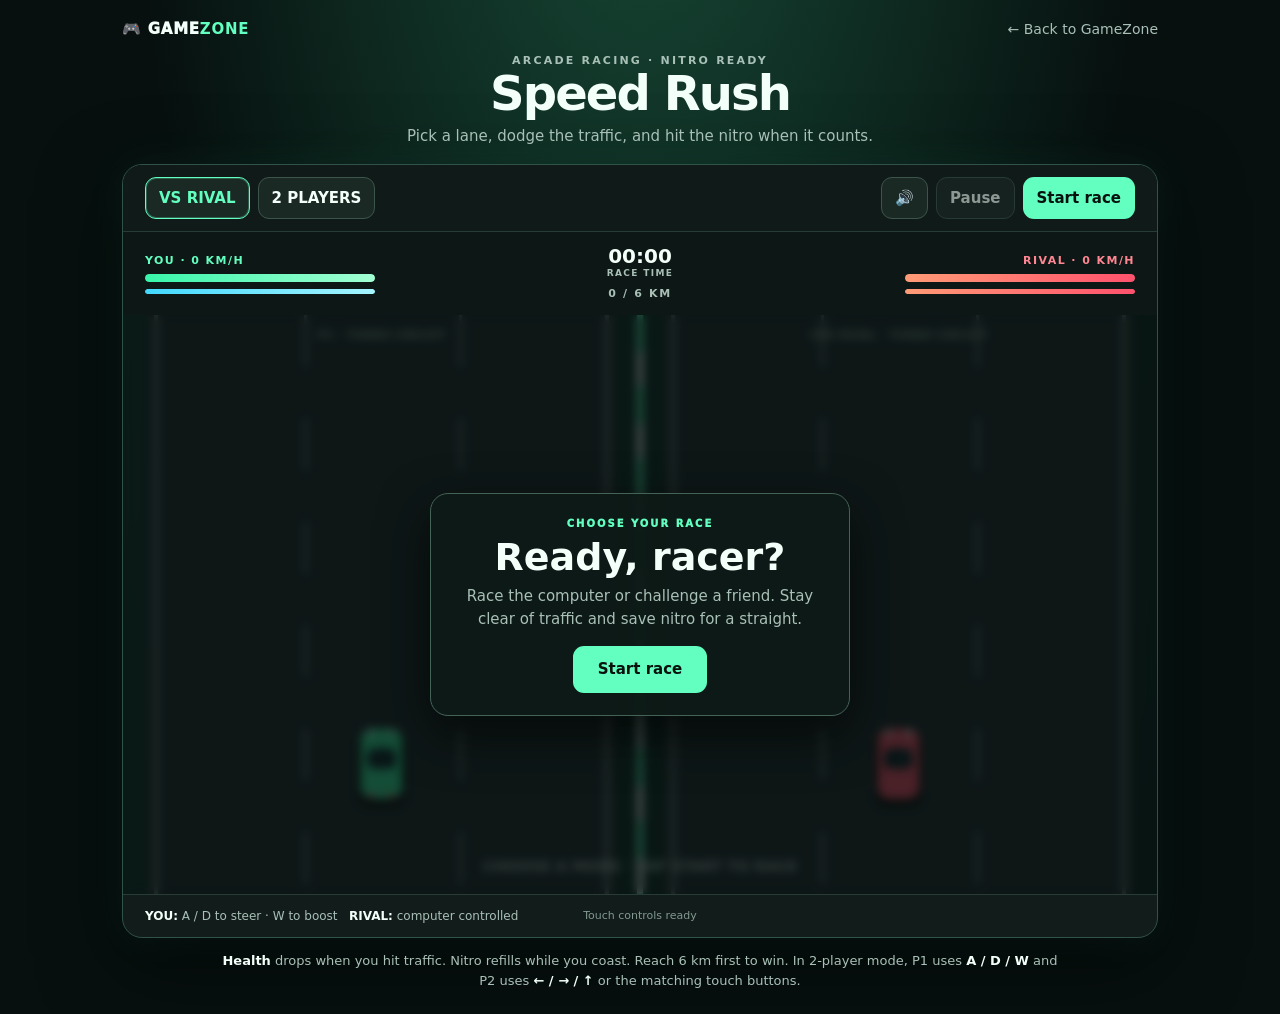
<file: racing.html>
<!doctype html>
<html lang="en">
<head>
  <meta charset="utf-8">
  <meta name="viewport" content="width=device-width, initial-scale=1, viewport-fit=cover">
  <meta name="theme-color" content="#07120f">
  <meta name="description" content="Race through neon traffic in Speed Rush. Dodge hazards, manage nitro, and beat the rival or a friend.">
  <title>Speed Rush — GameZone</title>
  <style>
    :root{color-scheme:dark;--bg:#07100f;--panel:#111c1b;--ink:#f3fff9;--muted:#a9c0b7;--mint:#62ffc0;--red:#ff6177;--gold:#ffe36c}
    *{box-sizing:border-box}body{margin:0;min-height:100vh;background:radial-gradient(ellipse at 50% -20%,#174936 0,transparent 56%),var(--bg);color:var(--ink);font:15px/1.5 system-ui,-apple-system,"Segoe UI",sans-serif}
    button{font:inherit;cursor:pointer}button:focus-visible,a:focus-visible{outline:3px solid #fff;outline-offset:3px}
    .shell{max-width:1100px;margin:auto;padding:18px clamp(12px,3vw,32px) calc(24px + env(safe-area-inset-bottom))}
    .topbar{display:flex;justify-content:space-between;align-items:center;margin-bottom:12px}.brand{color:var(--ink);text-decoration:none;font-weight:950;letter-spacing:.05em}.brand b{color:var(--mint)}.back{color:var(--muted);text-decoration:none;font-size:14px}.back:hover{color:white}
    .intro{text-align:center;margin:0 auto 16px}.eyebrow{color:var(--mint);font-weight:900;font-size:11px;letter-spacing:.2em;margin:0 0 4px}.intro h1{font-size:clamp(30px,5vw,48px);line-height:1;margin:0;letter-spacing:-.04em}.intro p{color:var(--muted);margin:8px 0 0}
    .game{overflow:hidden;border:1px solid #315248;border-radius:20px;background:var(--panel);box-shadow:0 24px 80px #0008,0 0 40px #45ffc012}
    .toolbar{display:flex;gap:10px;justify-content:space-between;align-items:center;padding:12px clamp(12px,2.5vw,22px);border-bottom:1px solid #263c35;background:#101a19}.modes,.actions{display:flex;gap:8px;align-items:center}.mode,.action{border:1px solid #3b554c;border-radius:11px;padding:9px 13px;color:var(--ink);background:#1b2925;font-weight:800}.mode.active{border-color:var(--mint);color:var(--mint);box-shadow:inset 0 0 0 1px #62ffc044}.action.primary{border-color:transparent;background:var(--mint);color:#07110d}.action:disabled,.mode:disabled{opacity:.55;cursor:not-allowed}
    .hud{display:grid;grid-template-columns:1fr auto 1fr;gap:12px;align-items:center;padding:13px clamp(12px,2.5vw,22px);background:#0d1715}.racer:last-child{text-align:right}.name{font-size:11px;font-weight:900;letter-spacing:.13em}.name.p1{color:var(--mint)}.name.p2{color:#ff8793}.barline{height:8px;max-width:230px;margin-top:4px;background:#283934;border-radius:99px;overflow:hidden}.racer:last-child .barline{margin-left:auto}.fill{height:100%;width:100%;border-radius:inherit;transition:width .18s;background:linear-gradient(90deg,#38f5a9,#a2ffd3)}.racer:last-child .fill{background:linear-gradient(90deg,#ff9b76,#ff526d)}.nitro{margin-top:7px;height:5px}.nitro .fill{background:linear-gradient(90deg,#42d8ff,#a5f5ff)}.metric{text-align:center;min-width:100px}.metric strong{display:block;font-size:20px;line-height:1.1;font-variant-numeric:tabular-nums}.metric span{display:block;color:var(--muted);font-size:9px;font-weight:900;letter-spacing:.15em}.distance{color:var(--gold);font-size:11px!important;margin-top:5px}
    .track-wrap{position:relative;background:#0b1512}.track{display:block;width:100%;height:auto;aspect-ratio:1000/560;touch-action:none}.overlay{position:absolute;inset:0;display:grid;place-items:center;padding:18px;background:#07100fbb;backdrop-filter:blur(5px);text-align:center}.overlay[hidden]{display:none}.dialog{max-width:420px;padding:22px;border:1px solid #456257;border-radius:18px;background:#0d1916ed;box-shadow:0 18px 50px #0009}.dialog-tag{color:var(--mint);font-size:10px;font-weight:950;letter-spacing:.2em}.dialog h2{font-size:clamp(26px,5vw,38px);line-height:1.05;margin:7px 0}.dialog p{color:var(--muted);margin:0 0 16px}.dialog .action{padding:11px 24px}
    .controls{display:grid;grid-template-columns:1fr auto 1fr;align-items:center;gap:12px;padding:12px clamp(12px,2.5vw,22px);border-top:1px solid #263c35}.help{color:var(--muted);font-size:12px}.help strong{color:var(--ink)}.touch-controls{display:none;align-items:center;justify-content:space-between;gap:10px}.touch-group{display:flex;gap:7px}.touch-controls button{min-width:50px;min-height:48px;border:1px solid #3e5c50;border-radius:13px;background:#1c2c26;color:var(--ink);font-size:19px;font-weight:900;touch-action:none;user-select:none;-webkit-user-select:none;-webkit-tap-highlight-color:transparent;box-shadow:0 3px 0 #07100f}.touch-controls button.nitro{min-width:84px;color:#a5f5ff;font-size:13px}.touch-controls button.held{transform:translateY(2px);background:#2f5144;box-shadow:none}.controls-note{color:#829990;font-size:11px;text-align:right}
    .howto{max-width:850px;margin:13px auto 0;color:var(--muted);font-size:13px;text-align:center}.howto b{color:var(--ink)}.sr-only{position:absolute;width:1px;height:1px;padding:0;margin:-1px;overflow:hidden;clip:rect(0,0,0,0);white-space:nowrap;border:0}
    @media(max-width:700px){.shell{padding:12px 9px calc(16px + env(safe-area-inset-bottom))}.topbar{margin-bottom:8px}.intro{margin-bottom:10px}.intro p{font-size:13px}.game{border-radius:14px}.toolbar{padding:8px;gap:6px}.mode,.action{padding:8px 10px;font-size:12px}.hud{padding:9px;gap:7px}.name{font-size:9px;letter-spacing:.07em}.metric{min-width:62px}.metric strong{font-size:17px}.metric span{font-size:8px}.distance{font-size:9px!important}.controls{grid-template-columns:1fr;gap:7px;padding:8px}.help{display:none}.touch-controls{display:flex;flex-direction:column;align-items:stretch;gap:6px}.touch-group{width:100%;justify-content:center}.touch-controls button{min-width:46px;min-height:48px;flex:1;max-width:92px}.touch-controls button.nitro{min-width:70px;max-width:116px}.controls-note{text-align:center;font-size:10px}.howto{font-size:11px;margin-top:8px}}
    @media(max-width:360px){.mode,.action{padding:7px 8px;font-size:11px}.actions{gap:5px}.touch-controls button{min-width:42px}.touch-controls button.nitro{min-width:62px}.hud{grid-template-columns:1fr auto 1fr}.metric{min-width:50px}}
    @media(prefers-reduced-motion:reduce){*,*::before,*::after{scroll-behavior:auto!important;transition:none!important;animation:none!important}}
  </style>
</head>
<body>
  <main class="shell">
    <header class="topbar"><a class="brand" href="index.html" aria-label="GameZone home">🎮 GAME<b>ZONE</b></a><a class="back" href="index.html">← Back to GameZone</a></header>
    <section class="intro"><p class="eyebrow">ARCADE RACING · NITRO READY</p><h1>Speed Rush</h1><p>Pick a lane, dodge the traffic, and hit the nitro when it counts.</p></section>
    <section class="game" aria-label="Speed Rush game">
      <div class="toolbar"><div class="modes" role="group" aria-label="Race mode"><button class="mode active" id="cpuMode" type="button" aria-pressed="true">VS RIVAL</button><button class="mode" id="localMode" type="button" aria-pressed="false">2 PLAYERS</button></div><div class="actions"><button class="action" id="soundBtn" type="button" aria-pressed="true" aria-label="Mute sound">🔊</button><button class="action" id="pauseBtn" type="button" disabled>Pause</button><button class="action primary" id="startBtn" type="button">Start race</button></div></div>
      <div class="hud">
        <div class="racer"><div class="name p1" id="p1Name">YOU · 0 KM/H</div><div class="barline" role="progressbar" aria-label="Player 1 health" aria-valuemin="0" aria-valuemax="100" aria-valuenow="100"><div class="fill" id="p1Health"></div></div><div class="barline nitro" role="progressbar" aria-label="Player 1 nitro" aria-valuemin="0" aria-valuemax="100" aria-valuenow="100"><div class="fill" id="p1Nitro"></div></div></div>
        <div class="metric"><strong id="timer">00:00</strong><span>RACE TIME</span><span class="distance" id="distance">0 / 6 KM</span></div>
        <div class="racer"><div class="name p2" id="p2Name">RIVAL · 0 KM/H</div><div class="barline" role="progressbar" aria-label="Player 2 health" aria-valuemin="0" aria-valuemax="100" aria-valuenow="100"><div class="fill" id="p2Health"></div></div><div class="barline nitro" role="progressbar" aria-label="Player 2 nitro" aria-valuemin="0" aria-valuemax="100" aria-valuenow="100"><div class="fill" id="p2Nitro"></div></div></div>
      </div>
      <div class="track-wrap"><canvas class="track" id="track" width="1000" height="560" role="img" aria-label="Top-down neon race track with two cars and traffic hazards">Your browser does not support the racing canvas.</canvas><div class="overlay" id="overlay"><div class="dialog"><div class="dialog-tag" id="overlayTag">CHOOSE YOUR RACE</div><h2 id="overlayTitle">Ready, racer?</h2><p id="overlayCopy">Race the computer or challenge a friend. Stay clear of traffic and save nitro for a straight.</p><button class="action primary" id="overlayButton" type="button">Start race</button></div></div></div><p class="sr-only" id="announcer" role="status" aria-live="polite"></p>
      <div class="controls"><div class="help"><strong>YOU:</strong> A / D to steer · W to boost <span id="p2Help">&nbsp; <strong>RIVAL:</strong> computer controlled</span></div><div class="touch-controls" id="touchControls" aria-label="Touch racing controls"><div class="touch-group"><button type="button" data-control="p1-left" aria-label="Steer left">◀</button><button type="button" data-control="p1-right" aria-label="Steer right">▶</button><button class="nitro" type="button" data-control="p1-nitro" aria-label="Use nitro">⚡ NITRO</button></div><div class="touch-group" id="p2Touch" hidden><button type="button" data-control="p2-left" aria-label="Player two steer left">◀</button><button type="button" data-control="p2-right" aria-label="Player two steer right">▶</button><button class="nitro" type="button" data-control="p2-nitro" aria-label="Player two use nitro">⚡ P2</button></div></div><div class="controls-note" id="controlsNote">Touch controls ready</div></div>
    </section>
    <p class="howto"><b>Health</b> drops when you hit traffic. Nitro refills while you coast. Reach 6 km first to win. In 2-player mode, P1 uses <b>A / D / W</b> and P2 uses <b>← / → / ↑</b> or the matching touch buttons.</p>
  </main>
  <script>
  (()=>{
    'use strict';
    const W=1000,H=560,FINISH=6000,LANE_X=[[136,250,364],[636,750,864]],CAR_Y=438;
    const canvas=document.querySelector('#track'),ctx=canvas.getContext('2d');
    const $=s=>document.querySelector(s), keys=new Set(), hazards=[];
    const els={p1Name:$('#p1Name'),p2Name:$('#p2Name'),p1Health:$('#p1Health'),p2Health:$('#p2Health'),p1Nitro:$('#p1Nitro'),p2Nitro:$('#p2Nitro'),timer:$('#timer'),distance:$('#distance'),overlay:$('#overlay'),overlayTag:$('#overlayTag'),overlayTitle:$('#overlayTitle'),overlayCopy:$('#overlayCopy'),overlayButton:$('#overlayButton'),start:$('#startBtn'),pause:$('#pauseBtn'),sound:$('#soundBtn'),cpu:$('#cpuMode'),local:$('#localMode'),p2Touch:$('#p2Touch'),p2Help:$('#p2Help'),note:$('#controlsNote')};
    let mode='cpu',state='ready',last=0,elapsed=0,spawnClock=0,audio=null,soundOn=true,roadOffset=0,raf=0;
    const drivers=[];
    const clamp=(n,a,b)=>Math.max(a,Math.min(b,n));
    function makeDriver(id){return{id,lane:1,laneX:LANE_X[id][1],health:100,nitro:100,distance:0,speed:0,baseSpeed:id===0?157:154,damageWait:0,boosting:false,steerWait:0}}
    function saveLeaderboardScore(game,points,unit,detail){try{const data=JSON.parse(localStorage.getItem('gamezone-leaderboard-v1')||'{}');const runs=Array.isArray(data[game])?data[game]:[];runs.push({name:(localStorage.getItem('gamezone-player-name')||'Player').slice(0,16),score:Math.max(0,Math.floor(points)),unit,detail,date:new Date().toISOString()});data[game]=runs.sort((a,b)=>b.score-a.score).slice(0,5);localStorage.setItem('gamezone-leaderboard-v1',JSON.stringify(data))}catch(_){}}
    function reset(){hazards.length=0;drivers.length=0;drivers.push(makeDriver(0),makeDriver(1));elapsed=0;spawnClock=.5;roadOffset=0;keys.clear();state='playing';els.overlay.hidden=true;els.start.disabled=true;els.start.textContent='Racing…';els.pause.disabled=false;els.pause.textContent='Pause';last=performance.now();updateHud();raf=requestAnimationFrame(loop)}
    function setMode(next){if(state==='playing'||state==='paused')return;mode=next;els.cpu.classList.toggle('active',mode==='cpu');els.local.classList.toggle('active',mode==='local');els.cpu.setAttribute('aria-pressed',String(mode==='cpu'));els.local.setAttribute('aria-pressed',String(mode==='local'));$('#p2Touch').hidden=mode!=='local';els.p2Help.innerHTML=mode==='cpu'?'&nbsp; <strong>RIVAL:</strong> computer controlled':'&nbsp; <strong>P2:</strong> ← / → · ↑ nitro';els.note.textContent=mode==='cpu'?'Touch controls ready':'P1 and P2 touch controls';draw()}
    function showOverlay(tag,title,copy,button='Play again'){els.overlayTag.textContent=tag;els.overlayTitle.textContent=title;els.overlayCopy.textContent=copy;els.overlayButton.textContent=button;els.overlay.hidden=false}
    function beep(frequency=440,duration=.1,type='sine'){if(!soundOn)return;try{if(!audio){const A=window.AudioContext||window.webkitAudioContext;if(A)audio=new A()}if(!audio)return;if(audio.state==='suspended')audio.resume();const o=audio.createOscillator(),g=audio.createGain();o.type=type;o.frequency.value=frequency;g.gain.setValueAtTime(.04,audio.currentTime);g.gain.exponentialRampToValueAtTime(.001,audio.currentTime+duration);o.connect(g);g.connect(audio.destination);o.start();o.stop(audio.currentTime+duration)}catch(_){}}
    function togglePause(){if(state==='playing'){state='paused';keys.clear();els.pause.textContent='Resume';showOverlay('PAUSED','Catch your breath','Your race is paused. Tap resume when you’re ready.','Resume race');els.start.disabled=false;els.start.textContent='Resume'}else if(state==='paused'){state='playing';els.overlay.hidden=true;els.pause.textContent='Pause';els.start.disabled=true;els.start.textContent='Racing…';last=performance.now();raf=requestAnimationFrame(loop)}}
    function endRace(winner,reason){if(state==='finished')return;state='finished';keys.clear();els.pause.disabled=true;els.start.disabled=false;els.start.textContent='Race again';const name=winner===0?'YOU WIN!':winner===1?(mode==='cpu'?'RIVAL WINS':'PLAYER 2 WINS'):'PHOTO FINISH!';showOverlay(reason,name,`${Math.floor(drivers[0].distance)} m vs ${Math.floor(drivers[1].distance)} m · Start another race to take the lead.`,'Race again');$('#announcer').textContent=`Race finished. ${name}`;saveLeaderboardScore('racing',drivers[0].distance,'m',`${reason} · ${elapsed.toFixed(1)} s`);if(winner===0&&reason==='FINISH LINE'){try{const previous=Number(localStorage.getItem('speed-rush-best-seconds'));if(!previous||elapsed<previous)localStorage.setItem('speed-rush-best-seconds',elapsed.toFixed(2))}catch(_){}}beep(winner===0?700:180,.25,winner===0?'triangle':'sawtooth')}
    function laneFree(id,lane){return !hazards.some(h=>h.id===id&&h.lane===lane&&h.y>110&&h.y<470)}
    function moveLane(d,delta){const left=keys.has(`p${d.id+1}-left`),right=keys.has(`p${d.id+1}-right`);if((left||right)&&d.steerWait<=0){const next=clamp(d.lane+(right?1:-1),0,2);if(next!==d.lane){d.lane=next;beep(360,.045);d.steerWait=.16}}d.steerWait=Math.max(0,d.steerWait-delta);d.laneX+=(LANE_X[d.id][d.lane]-d.laneX)*Math.min(1,delta*13)}
    function updateAi(delta){const rival=drivers[1];if(mode!=='cpu')return;const oncoming=hazards.find(h=>h.id===1&&h.lane===rival.lane&&h.y>230&&h.y<405);if(oncoming){const options=[0,1,2].filter(l=>l!==rival.lane&&laneFree(1,l));if(options.length)rival.lane=options[Math.floor(Math.random()*options.length)]}if(Math.random()<delta*.18){const options=[0,1,2].filter(l=>laneFree(1,l));if(options.length&&Math.random()<.36)rival.lane=options[Math.floor(Math.random()*options.length)]}}
    function spawnHazard(id){let lane=Math.floor(Math.random()*3);if(mode==='cpu'&&id===1&&lane===drivers[1].lane)lane=(lane+1+Math.floor(Math.random()*2))%3;hazards.push({id,lane,y:-65,kind:Math.random()<.18?'nitro':'traffic',passed:false})}
    function update(delta){elapsed+=delta;roadOffset=(roadOffset+delta*330)%100;spawnClock-=delta;if(spawnClock<=0){spawnHazard(0);spawnHazard(1);spawnClock=.75+Math.random()*.52}updateAi(delta);for(const d of drivers){moveLane(d,delta);d.boosting=keys.has(`p${d.id+1}-nitro`)&&d.nitro>0;d.nitro=clamp(d.nitro+(d.boosting?-48:13)*delta,0,100);d.speed=d.baseSpeed+(d.boosting?92:0);d.distance+=d.speed*delta;d.damageWait=Math.max(0,d.damageWait-delta)}for(let i=hazards.length-1;i>=0;i--){const h=hazards[i],d=drivers[h.id];h.y+=(180+d.speed*.72)*delta;if(h.y>CAR_Y-44&&h.y<CAR_Y+38&&h.lane===d.lane&&d.damageWait<=0){h.y=H+80;if(h.kind==='nitro'){d.nitro=clamp(d.nitro+35,0,100);beep(760,.08,'sine')}else{d.health=clamp(d.health-25,0,100);d.damageWait=1;d.baseSpeed=Math.max(125,d.baseSpeed-9);beep(115,.18,'sawtooth')}}if(h.y>H+80)hazards.splice(i,1)}if(drivers[0].health<=0||drivers[1].health<=0){const winner=drivers[0].health===drivers[1].health?-1:drivers[0].health>drivers[1].health?0:1;endRace(winner,'CRASHED OUT');return}const p1=drivers[0].distance>=FINISH,p2=drivers[1].distance>=FINISH;if(p1||p2){endRace(p1&&p2?(drivers[0].distance>=drivers[1].distance?0:1):p1?0:1,'FINISH LINE');return}if(elapsed>=75)endRace(drivers[0].distance===drivers[1].distance?-1:drivers[0].distance>drivers[1].distance?0:1,'TIME UP')}
    function rounded(x,y,w,h,r,color){ctx.fillStyle=color;ctx.beginPath();ctx.roundRect(x,y,w,h,r);ctx.fill()}
    function drawCar(x,y,color,boost=false,ghost=false){ctx.save();ctx.translate(x,y);ctx.globalAlpha=ghost?.72:1;if(boost){ctx.fillStyle='#61edff';ctx.shadowColor='#61edff';ctx.shadowBlur=19;ctx.beginPath();ctx.moveTo(-9,27);ctx.lineTo(0,48+Math.random()*7);ctx.lineTo(9,27);ctx.fill();ctx.shadowBlur=0}rounded(-23,-34,46,72,12,'#050a08');rounded(-20,-38,40,68,11,color);rounded(-14,-19,28,20,7,'#102a2e');ctx.fillStyle='#d6fff5';ctx.globalAlpha=.8;ctx.fillRect(-14,-36,9,4);ctx.fillRect(5,-36,9,4);ctx.fillStyle='#ff566b';ctx.fillRect(-14,25,9,4);ctx.fillRect(5,25,9,4);ctx.globalAlpha=1;ctx.restore()}
    function draw(){ctx.clearRect(0,0,W,H);const grass=ctx.createLinearGradient(0,0,W,H);grass.addColorStop(0,'#143a2d');grass.addColorStop(1,'#0b241d');ctx.fillStyle=grass;ctx.fillRect(0,0,W,H);ctx.fillStyle='#222b2c';ctx.fillRect(24,0,452,H);ctx.fillRect(524,0,452,H);ctx.fillStyle='#dfffee';ctx.globalAlpha=.45;for(const origin of [24,524]){ctx.fillRect(origin+6,0,4,H);ctx.fillRect(origin+442,0,4,H);for(let y=-100+roadOffset;y<H;y+=100){ctx.fillStyle='#cde9db';ctx.fillRect(origin+151,y,3,50);ctx.fillRect(origin+301,y,3,50)}}ctx.globalAlpha=1;ctx.fillStyle='#62ffc0';ctx.fillRect(497,0,6,H);for(let y=-35+roadOffset;y<H;y+=70){ctx.fillStyle='#ecfff6';ctx.fillRect(497,y,6,34)}
      ctx.font='900 11px system-ui';ctx.textAlign='center';ctx.fillStyle='#8bb8a5';ctx.fillText('P1 · TURBO CIRCUIT',250,23);ctx.fillText(mode==='cpu'?'CPU RIVAL · TURBO CIRCUIT':'P2 · TURBO CIRCUIT',750,23);
      for(const h of hazards){ctx.save();ctx.translate(LANE_X[h.id][h.lane],h.y);if(h.kind==='nitro'){ctx.shadowColor='#45eaff';ctx.shadowBlur=12;rounded(-18,-18,36,36,8,'#14718a');ctx.shadowBlur=0;ctx.fillStyle='#b7f8ff';ctx.font='900 20px system-ui';ctx.fillText('⚡',0,7)}else{ctx.shadowColor='#ffba52';ctx.shadowBlur=8;rounded(-20,-22,40,44,7,'#b84b36');ctx.shadowBlur=0;rounded(-12,-14,24,28,4,'#ffe0a1');ctx.fillStyle='#35231a';ctx.fillRect(-11,-3,22,5)}ctx.restore()}
      if(drivers.length){drawCar(drivers[0].laneX,CAR_Y,'#39f5a4',drivers[0].boosting,drivers[0].damageWait>0);drawCar(drivers[1].laneX,CAR_Y,mode==='cpu'?'#ff526b':'#ffb14f',drivers[1].boosting,drivers[1].damageWait>0)}else{drawCar(LANE_X[0][1],CAR_Y,'#39f5a4');drawCar(LANE_X[1][1],CAR_Y,'#ff526b')}
      if(state==='ready'){ctx.fillStyle='#e6fff2';ctx.globalAlpha=.65+.25*Math.sin(performance.now()*.003);ctx.font='800 14px system-ui';ctx.fillText('CHOOSE A MODE · TAP START TO RACE',W/2,H-22);ctx.globalAlpha=1}}
    function updateHud(){if(!drivers.length)return;for(const [i,id] of ['p1','p2'].entries()){const d=drivers[i],health=$(`#${id}Health`).parentElement,nitro=$(`#${id}Nitro`).parentElement;$(`#${id}Name`).textContent=`${i===0?'YOU':mode==='cpu'?'RIVAL':'PLAYER 2'} · ${Math.round(d.speed*1.8)} KM/H`;$(`#${id}Health`).style.width=`${d.health}%`;$(`#${id}Nitro`).style.width=`${d.nitro}%`;health.setAttribute('aria-valuenow',String(d.health));nitro.setAttribute('aria-valuenow',String(Math.round(d.nitro)))}els.timer.textContent=`${String(Math.floor(elapsed/60)).padStart(2,'0')}:${String(Math.floor(elapsed%60)).padStart(2,'0')}`;els.distance.textContent=`${Math.floor(drivers[0].distance/1000)} / 6 KM`}
    function loop(now){if(state!=='playing')return;const delta=Math.min((now-last)/1000,.035);last=now;update(delta);updateHud();draw();if(state==='playing')raf=requestAnimationFrame(loop)}
    els.start.addEventListener('click',()=>state==='paused'?togglePause():reset());els.overlayButton.addEventListener('click',()=>state==='paused'?togglePause():reset());els.pause.addEventListener('click',togglePause);els.cpu.addEventListener('click',()=>setMode('cpu'));els.local.addEventListener('click',()=>setMode('local'));els.sound.addEventListener('click',()=>{soundOn=!soundOn;els.sound.textContent=soundOn?'🔊':'🔇';els.sound.setAttribute('aria-pressed',String(soundOn));els.sound.setAttribute('aria-label',soundOn?'Mute sound':'Enable sound');if(soundOn)beep(540,.08)});
    window.addEventListener('keydown',e=>{const k=e.key.toLowerCase();if(['arrowleft','arrowright','arrowup',' '].includes(k))e.preventDefault();if(k==='escape'||k==='p'){if(!e.repeat)togglePause();return}keys.add(k==='arrowleft'?'p2-left':k==='arrowright'?'p2-right':k==='arrowup'?'p2-nitro':k==='a'?'p1-left':k==='d'?'p1-right':k==='w'?'p1-nitro':k)});window.addEventListener('keyup',e=>{const k=e.key.toLowerCase();keys.delete(k==='arrowleft'?'p2-left':k==='arrowright'?'p2-right':k==='arrowup'?'p2-nitro':k==='a'?'p1-left':k==='d'?'p1-right':k==='w'?'p1-nitro':k)});window.addEventListener('blur',()=>{keys.clear();if(state==='playing')togglePause()});
    document.querySelectorAll('[data-control]').forEach(button=>{const control=button.dataset.control;const release=()=>{keys.delete(control);button.classList.remove('held');button.setAttribute('aria-pressed','false')};button.addEventListener('pointerdown',e=>{e.preventDefault();keys.add(control);button.classList.add('held');button.setAttribute('aria-pressed','true');try{button.setPointerCapture(e.pointerId)}catch(_){}});for(const event of ['pointerup','pointercancel','lostpointercapture'])button.addEventListener(event,release);button.addEventListener('contextmenu',e=>e.preventDefault())});
    setMode('cpu');draw();
  })();
  </script>
</body>
</html>
</file>
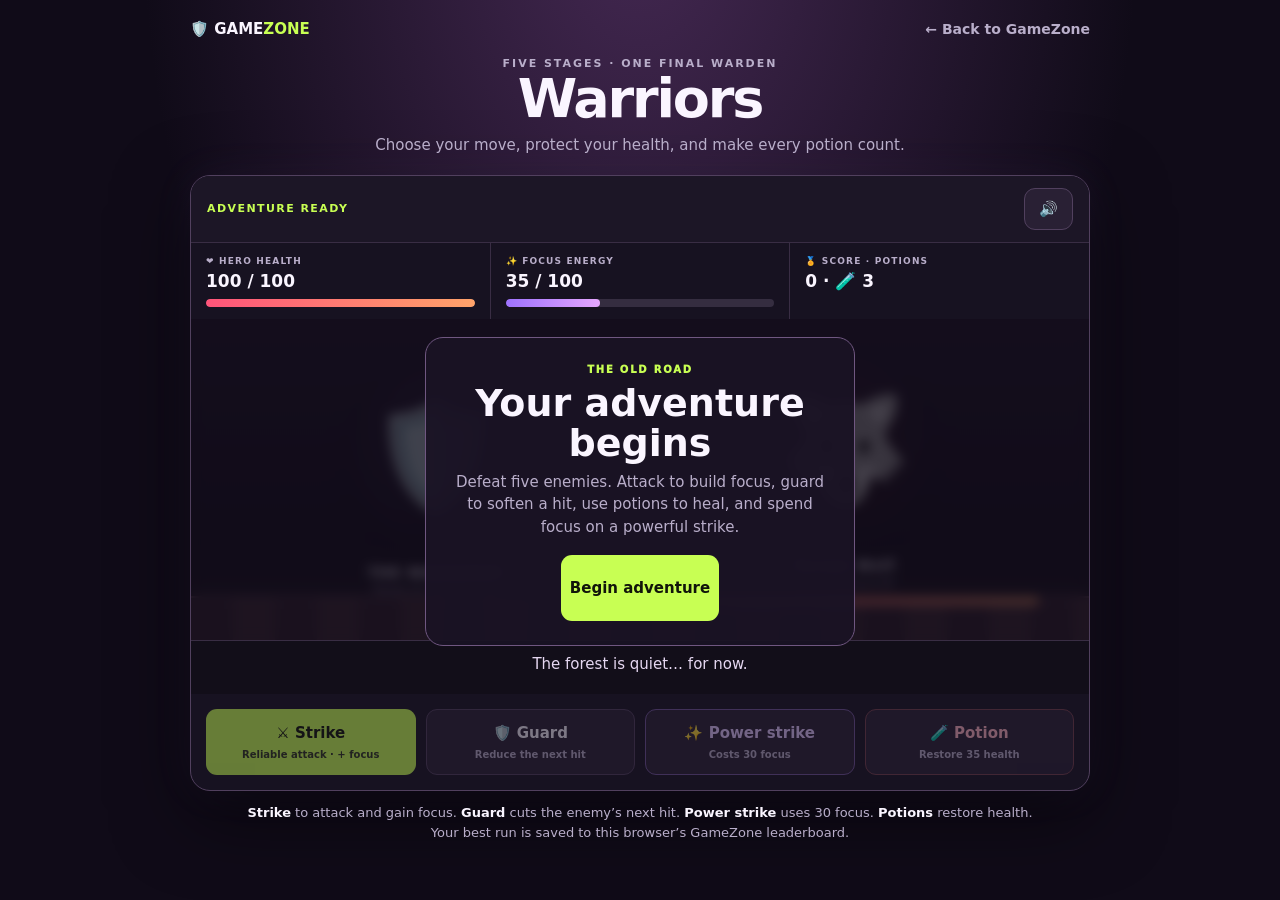
<file: warriors.html>
<!doctype html>
<html lang="en">
<head>
  <meta charset="utf-8">
  <meta name="viewport" content="width=device-width, initial-scale=1, viewport-fit=cover">
  <meta name="theme-color" content="#130d1d">
  <meta name="description" content="Take the Warriors five-stage adventure. Fight monsters, guard, heal, and defeat the Warden.">
  <title>Warriors — GameZone</title>
  <style>
    :root{color-scheme:dark;--bg:#100b18;--panel:#1a1424;--ink:#faf5ff;--muted:#b9aeca;--lime:#c8ff53;--pink:#ff6687;--violet:#bd91ff}
    *{box-sizing:border-box}body{margin:0;min-height:100vh;background:radial-gradient(ellipse at 50% -10%,#442852 0,transparent 55%),var(--bg);color:var(--ink);font:15px/1.5 system-ui,-apple-system,"Segoe UI",sans-serif}button,a{font:inherit}button{cursor:pointer}button:focus-visible,a:focus-visible{outline:3px solid white;outline-offset:3px}
    .shell{max-width:980px;margin:auto;padding:18px clamp(12px,4vw,40px) calc(26px + env(safe-area-inset-bottom))}.topbar{display:flex;justify-content:space-between;align-items:center;margin-bottom:15px}.brand,.back{color:var(--ink);text-decoration:none;font-weight:900}.brand b{color:var(--lime)}.back{color:var(--muted);font-size:14px}.intro{text-align:center;margin-bottom:18px}.eyebrow{color:var(--lime);font-size:11px;font-weight:900;letter-spacing:.18em;margin:0 0 4px}.intro h1{font-size:clamp(32px,6vw,54px);line-height:1;margin:0;letter-spacing:-.04em}.intro p{color:var(--muted);margin:8px 0 0}
    .game{overflow:hidden;background:#171221;border:1px solid #51405e;border-radius:20px;box-shadow:0 24px 75px #0008,0 0 42px #bd91ff12}.toolbar{display:flex;justify-content:space-between;align-items:center;gap:10px;padding:12px 16px;border-bottom:1px solid #392d44;background:#1c1626}.stage-label{color:var(--lime);font-size:11px;font-weight:900;letter-spacing:.13em}.toolbar button,.action{border:1px solid #51405e;border-radius:11px;padding:9px 14px;background:#292034;color:var(--ink);font-weight:800}.toolbar button:hover,.action:hover{border-color:var(--lime)}.action.primary{background:var(--lime);color:#11150a;border-color:transparent}.action:disabled{opacity:.45;cursor:not-allowed}
    .stats{display:grid;grid-template-columns:repeat(3,1fr);gap:1px;background:#392d44}.stat{padding:12px 15px;background:#171221}.stat span{display:block;color:var(--muted);font-size:9px;font-weight:900;letter-spacing:.13em}.stat strong{display:block;font-size:17px;font-variant-numeric:tabular-nums}.bar{height:8px;margin-top:5px;border-radius:99px;background:#352d40;overflow:hidden}.bar i{display:block;height:100%;width:100%;border-radius:inherit;background:linear-gradient(90deg,#ff547a,#ffa36a);transition:width .2s}.bar.energy i{background:linear-gradient(90deg,#9e72ff,#e7a7ff)}
    .arena{position:relative;min-height:320px;padding:35px clamp(16px,5vw,50px);display:grid;grid-template-columns:1fr 1fr;align-items:center;gap:20px;background:linear-gradient(180deg,#21172c,#14101d 70%,#1e1820)}.arena::before{content:"";position:absolute;inset:auto 0 0;height:42px;background:repeating-linear-gradient(90deg,#392632 0 42px,#47313a 42px 84px);border-top:2px solid #6b4b5c}.fighter{text-align:center;position:relative;z-index:1}.fighter-art{display:grid;place-items:center;width:clamp(100px,22vw,170px);height:clamp(115px,25vw,190px);margin:auto auto 12px;border-radius:48% 48% 24% 24%;background:radial-gradient(ellipse,#bd91ff22,transparent 72%);font-size:clamp(66px,14vw,104px);filter:drop-shadow(0 12px 16px #0008);animation:float 2.2s ease-in-out infinite}.enemy .fighter-art{background:radial-gradient(ellipse,#ff668722,transparent 72%)}.fighter-name{font-size:13px;font-weight:950;letter-spacing:.12em}.fighter-note{color:var(--muted);font-size:11px}.enemy-card.hit{animation:hit .22s linear}.hero-card.hit{animation:hit .22s linear}@keyframes float{50%{transform:translateY(-7px)}}@keyframes hit{25%{transform:translateX(-7px);filter:brightness(2)}75%{transform:translateX(6px)}}
    .log{min-height:54px;padding:12px 17px;color:#e5d7f1;background:#120e19;border-top:1px solid #392d44;text-align:center}.actions{display:grid;grid-template-columns:repeat(4,1fr);gap:10px;padding:15px}.action{min-height:66px;padding:10px 8px;background:#292034}.action strong,.action small{display:block}.action small{margin-top:3px;color:var(--muted);font-size:10px}.action.primary small{color:#303721}.action.special{border-color:#73569c;color:#e2c7ff}.action.potion{border-color:#75404c;color:#ffb5c4}
    .overlay{position:absolute;inset:0;z-index:4;display:grid;place-items:center;padding:18px;background:#100b18bf;backdrop-filter:blur(6px);text-align:center}.overlay[hidden]{display:none}.dialog{max-width:430px;padding:24px;border:1px solid #705781;border-radius:18px;background:#1a1424f2}.dialog-tag{color:var(--lime);font-size:10px;font-weight:950;letter-spacing:.18em}.dialog h2{font-size:clamp(27px,5vw,38px);line-height:1.05;margin:7px 0}.dialog p{color:var(--muted);margin:0 0 17px}.howto{margin:12px auto 0;max-width:800px;color:var(--muted);text-align:center;font-size:13px}.howto b{color:var(--ink)}.sr-only{position:absolute;width:1px;height:1px;padding:0;margin:-1px;overflow:hidden;clip:rect(0,0,0,0);white-space:nowrap;border:0}
    @media(max-width:620px){.shell{padding:12px 9px calc(18px + env(safe-area-inset-bottom))}.intro{margin-bottom:10px}.intro p{font-size:13px}.game{border-radius:14px}.toolbar{padding:9px 11px}.arena{min-height:250px;padding:20px 8px;gap:6px}.stats{gap:1px}.stat{padding:9px 7px}.stat strong{font-size:14px}.stat span{font-size:8px;letter-spacing:.07em}.actions{grid-template-columns:repeat(2,1fr);gap:8px;padding:10px}.action{min-height:58px}.howto{font-size:11px}}
    @media(prefers-reduced-motion:reduce){*,*::before,*::after{animation:none!important;scroll-behavior:auto!important;transition:none!important}}
  </style>
</head>
<body>
  <main class="shell">
    <header class="topbar"><a class="brand" href="index.html">🛡️ GAME<b>ZONE</b></a><a class="back" href="index.html">← Back to GameZone</a></header>
    <section class="intro"><p class="eyebrow">FIVE STAGES · ONE FINAL WARDEN</p><h1>Warriors</h1><p>Choose your move, protect your health, and make every potion count.</p></section>
    <section class="game" aria-label="Warriors adventure game">
      <div class="toolbar"><span class="stage-label" id="stageLabel">ADVENTURE READY</span><button id="soundButton" type="button" aria-label="Mute sound" aria-pressed="true">🔊</button></div>
      <div class="stats"><div class="stat"><span>❤️ HERO HEALTH</span><strong id="healthValue">100 / 100</strong><div class="bar" role="progressbar" aria-label="Hero health" aria-valuemin="0" aria-valuemax="100" aria-valuenow="100"><i id="healthBar"></i></div></div><div class="stat"><span>✨ FOCUS ENERGY</span><strong id="energyValue">35 / 100</strong><div class="bar energy" role="progressbar" aria-label="Focus energy" aria-valuemin="0" aria-valuemax="100" aria-valuenow="35"><i id="energyBar" style="width:35%"></i></div></div><div class="stat"><span>🏅 SCORE · POTIONS</span><strong id="scoreValue">0 · 🧪 3</strong></div></div>
      <div class="arena"><div class="fighter hero-card" id="heroCard"><div class="fighter-art" id="heroArt" aria-hidden="true">🛡️</div><div class="fighter-name">THE WANDERER</div><div class="fighter-note" id="heroNote">Ready for the first trial</div></div><div class="fighter enemy enemy-card" id="enemyCard"><div class="fighter-art" id="enemyArt" aria-hidden="true">🐺</div><div class="fighter-name" id="enemyName">Forest Wolf</div><div class="fighter-note" id="enemyHealth">40 / 40 HP</div><div class="bar" role="progressbar" aria-label="Enemy health" aria-valuemin="0" aria-valuemax="100" aria-valuenow="100"><i id="enemyBar"></i></div></div><div class="overlay" id="overlay"><div class="dialog"><div class="dialog-tag" id="overlayTag">THE OLD ROAD</div><h2 id="overlayTitle">Your adventure begins</h2><p id="overlayCopy">Defeat five enemies. Attack to build focus, guard to soften a hit, use potions to heal, and spend focus on a powerful strike.</p><button class="action primary" id="startButton" type="button">Begin adventure</button></div></div></div>
      <div class="log" id="battleLog" role="status" aria-live="polite">The forest is quiet… for now.</div>
      <div class="actions" aria-label="Combat actions"><button class="action primary" id="attackButton" type="button" disabled><strong>⚔️ Strike</strong><small>Reliable attack · + focus</small></button><button class="action" id="guardButton" type="button" disabled><strong>🛡️ Guard</strong><small>Reduce the next hit</small></button><button class="action special" id="specialButton" type="button" disabled><strong>✨ Power strike</strong><small>Costs 30 focus</small></button><button class="action potion" id="potionButton" type="button" disabled><strong>🧪 Potion</strong><small>Restore 35 health</small></button></div>
    </section>
    <p class="howto"><b>Strike</b> to attack and gain focus. <b>Guard</b> cuts the enemy’s next hit. <b>Power strike</b> uses 30 focus. <b>Potions</b> restore health. Your best run is saved to this browser’s GameZone leaderboard.</p>
  </main>
  <script>
  (()=>{
    'use strict';
    const stages=[
      {name:'Forest Wolf',art:'🐺',hp:40,damage:8,reward:100},
      {name:'Moss Brute',art:'👹',hp:58,damage:11,reward:150},
      {name:'Ruins Shade',art:'👻',hp:70,damage:13,reward:200},
      {name:'Iron Guardian',art:'🤖',hp:90,damage:15,reward:250},
      {name:'The Warden',art:'🐉',hp:140,damage:18,reward:500}
    ];
    const $=id=>document.getElementById(id), el={stage:$('stageLabel'),health:$('healthValue'),healthBar:$('healthBar'),energy:$('energyValue'),energyBar:$('energyBar'),score:$('scoreValue'),hero:$('heroCard'),heroArt:$('heroArt'),heroNote:$('heroNote'),enemy:$('enemyCard'),enemyArt:$('enemyArt'),enemyName:$('enemyName'),enemyHealth:$('enemyHealth'),enemyBar:$('enemyBar'),log:$('battleLog'),overlay:$('overlay'),tag:$('overlayTag'),title:$('overlayTitle'),copy:$('overlayCopy'),start:$('startButton'),attack:$('attackButton'),guard:$('guardButton'),special:$('specialButton'),potion:$('potionButton'),sound:$('soundButton')};
    let state='ready',heroHp=100,energy=35,potions=3,stage=0,score=0,guarding=false,soundOn=true,audio=null;
    let enemy={...stages[0]};
    function saveScore(){try{const data=JSON.parse(localStorage.getItem('gamezone-leaderboard-v1')||'{}'),runs=Array.isArray(data.warriors)?data.warriors:[];runs.push({name:(localStorage.getItem('gamezone-player-name')||'Player').slice(0,16),score,unit:'pts',detail:`${Math.min(stage,5)} of 5 stages`,date:new Date().toISOString()});data.warriors=runs.sort((a,b)=>b.score-a.score).slice(0,5);localStorage.setItem('gamezone-leaderboard-v1',JSON.stringify(data))}catch(_){}}
    function beep(f=420,d=.1,type='sine'){if(!soundOn)return;try{if(!audio){const A=window.AudioContext||window.webkitAudioContext;if(A)audio=new A()}if(!audio)return;if(audio.state==='suspended')audio.resume();const o=audio.createOscillator(),g=audio.createGain();o.type=type;o.frequency.value=f;g.gain.setValueAtTime(.035,audio.currentTime);g.gain.exponentialRampToValueAtTime(.001,audio.currentTime+d);o.connect(g);g.connect(audio.destination);o.start();o.stop(audio.currentTime+d)}catch(_){}}
    function update(){el.stage.textContent=state==='playing'?`STAGE ${stage+1} / 5 · ${stage===4?'FINAL BOSS':'THE OLD ROAD'}`:state==='finished'?'ADVENTURE COMPLETE':'ADVENTURE READY';el.health.textContent=`${heroHp} / 100`;el.healthBar.style.width=`${heroHp}%`;el.healthBar.parentElement.setAttribute('aria-valuenow',String(heroHp));el.energy.textContent=`${energy} / 100`;el.energyBar.style.width=`${energy}%`;el.energyBar.parentElement.setAttribute('aria-valuenow',String(energy));el.score.textContent=`${score} · 🧪 ${potions}`;el.enemyName.textContent=enemy.name;el.enemyArt.textContent=enemy.art;el.enemyHealth.textContent=`${enemy.hp} / ${enemy.maxHp} HP`;el.enemyBar.style.width=`${Math.max(0,enemy.hp/enemy.maxHp*100)}%`;el.enemyBar.parentElement.setAttribute('aria-valuenow',String(Math.max(0,Math.round(enemy.hp/enemy.maxHp*100))));el.attack.disabled=state!=='playing';el.guard.disabled=state!=='playing';el.special.disabled=state!=='playing'||energy<30;el.potion.disabled=state!=='playing'||potions<1||heroHp>=100}
    function begin(){heroHp=100;energy=35;potions=3;stage=0;score=0;guarding=false;state='playing';enemy={...stages[0],maxHp:stages[0].hp};el.heroNote.textContent='You stand your ground';el.log.textContent='A Forest Wolf lunges from the trees!';el.overlay.hidden=true;update()}
    function end(won){state='finished';saveScore();el.overlay.hidden=false;el.tag.textContent=won?'QUEST COMPLETE':'RUN ENDED';el.title.textContent=won?'The Warden falls!':'The trail goes dark';el.copy.textContent=won?`You cleared all five stages and earned ${score} points. Your run is on the leaderboard.`:`You reached stage ${Math.min(stage+1,5)} and earned ${score} points. Rest, then try again.`;el.start.textContent='Play again';el.log.textContent=won?'The valley is safe. For now…':'Your adventure ends here.';update();beep(won?760:145,.28,won?'triangle':'sawtooth')}
    function enemyTurn(guard=false){const critical=Math.random()<.12,hit=enemy.damage*(critical?1.7:1)*(guard?.4:1),damage=Math.max(1,Math.round(hit));heroHp=Math.max(0,heroHp-damage);el.hero.classList.remove('hit');void el.hero.offsetWidth;el.hero.classList.add('hit');el.heroNote.textContent=critical?'A critical blow!':guard?'Your guard softens the blow.':'You take a hit.';el.log.textContent=`${enemy.name} hits you for ${damage}${critical?' — critical!':''}`;beep(critical?95:160,.15,'sawtooth');if(heroHp<=0){update();end(false)}}
    function defeatEnemy(){score+=enemy.reward;heroHp=Math.min(100,heroHp+10);energy=Math.min(100,energy+18);stage++;if(stage>=stages.length){score+=heroHp*3;update();end(true);return}enemy={...stages[stage],maxHp:stages[stage].hp};el.log.textContent=`Victory! +${stages[stage-1].reward} points · ${enemy.name} blocks the trail.`;el.heroNote.textContent='You recover 10 health and 18 focus';beep(620,.16,'triangle');update()}
    function act(type){if(state!=='playing')return;let damage=0;guarding=false;if(type==='attack'){damage=13+Math.floor(Math.random()*8);energy=Math.min(100,energy+10);el.log.textContent=`You strike ${enemy.name} for ${damage}.`}
      if(type==='special'){if(energy<30)return;energy-=30;damage=34+Math.floor(Math.random()*17);el.log.textContent=`Power strike! ${enemy.name} takes ${damage}.`}
      if(type==='guard'){guarding=true;energy=Math.min(100,energy+14);el.log.textContent='You brace behind your shield and recover 14 focus.'}
      if(type==='potion'){if(!potions||heroHp>=100)return;potions--;const healed=Math.min(35,100-heroHp);heroHp+=healed;el.log.textContent=`You drink a potion and recover ${healed} health.`;beep(530,.12,'sine')}
      if(damage>0){enemy.hp=Math.max(0,enemy.hp-damage);el.enemy.classList.remove('hit');void el.enemy.offsetWidth;el.enemy.classList.add('hit');beep(type==='special'?820:420,.1,type==='special'?'triangle':'sine')}
      if(enemy.hp<=0){defeatEnemy();return}update();enemyTurn(guarding);if(state==='playing')update()}
    el.start.addEventListener('click',begin);el.attack.addEventListener('click',()=>act('attack'));el.guard.addEventListener('click',()=>act('guard'));el.special.addEventListener('click',()=>act('special'));el.potion.addEventListener('click',()=>act('potion'));el.sound.addEventListener('click',()=>{soundOn=!soundOn;el.sound.textContent=soundOn?'🔊':'🔇';el.sound.setAttribute('aria-pressed',String(soundOn));el.sound.setAttribute('aria-label',soundOn?'Mute sound':'Enable sound');if(soundOn)beep()});update();
  })();
  </script>
</body>
</html>
</file>
<file: style.css>
/* =========================================
   GAMEZONE
   PROFESSIONAL GAMING HOMEPAGE
========================================= */


/* =========================================
   VARIABLES
========================================= */

:root {

    --bg: #060708;
    --bg-light: #0c0e11;

    --surface: #101216;
    --surface-2: #15181d;

    --primary: #00ff88;
    --primary-dark: #00c96a;

    --text: #ffffff;
    --muted: #8d939d;

    --border: rgba(255,255,255,0.09);

    --radius: 18px;

}


/* =========================================
   RESET
========================================= */

* {
    margin: 0;
    padding: 0;
    box-sizing: border-box;
}

html {
    scroll-behavior: smooth;
}

body {

    background: var(--bg);

    color: var(--text);

    font-family:
        Arial,
        Helvetica,
        sans-serif;

    line-height: 1.6;

    overflow-x: hidden;
}

a {
    color: inherit;
    text-decoration: none;
}

button {
    font-family: inherit;
}


/* =========================================
   NAVBAR
========================================= */

.navbar {

    position: fixed;

    top: 0;
    left: 0;

    width: 100%;

    height: 78px;

    display: flex;

    align-items: center;

    justify-content: space-between;

    padding: 0 6%;

    background:
        rgba(6,7,8,0.82);

    backdrop-filter: blur(18px);

    border-bottom:
        1px solid var(--border);

    z-index: 1000;
}


/* LOGO */

.logo {

    display: flex;

    align-items: center;

    gap: 9px;

    font-size: 20px;

    font-weight: 900;

    letter-spacing: 1px;
}

.logo span:last-child {
    color: var(--primary);
}

.logo-icon {

    width: 34px;
    height: 34px;

    display: flex;

    align-items: center;
    justify-content: center;

    background: var(--primary);

    color: #000;

    font-weight: 900;

    clip-path:
        polygon(
            20% 0,
            100% 0,
            80% 100%,
            0 100%
        );
}


/* NAV LINKS */

.nav-links {

    display: flex;

    align-items: center;

    gap: 36px;
}

.nav-links a {

    position: relative;

    color: var(--muted);

    font-size: 13px;

    font-weight: 700;

    text-transform: uppercase;

    letter-spacing: 1px;

    transition: 0.3s;
}

.nav-links a:hover,
.nav-links a.active {

    color: var(--primary);
}

.nav-links a::after {

    content: "";

    position: absolute;

    left: 0;
    bottom: -9px;

    width: 0;
    height: 2px;

    background: var(--primary);

    transition: 0.3s;
}

.nav-links a:hover::after,
.nav-links a.active::after {

    width: 100%;
}


/* NAV PLAY */

.nav-play {

    padding: 11px 20px;

    background: var(--primary);

    color: #000;

    font-size: 12px;

    font-weight: 900;

    letter-spacing: 1px;

    transition: 0.3s;
}

.nav-play:hover {

    transform: translateY(-2px);

    box-shadow:
        0 0 25px
        rgba(0,255,136,0.35);
}


/* MOBILE MENU */

.menu-btn {

    display: none;

    border: 0;

    background: transparent;

    color: white;

    font-size: 28px;

    cursor: pointer;
}


/* =========================================
   HERO
========================================= */

.hero {

    position: relative;

    min-height: 820px;

    display: flex;

    align-items: center;

    padding:
        140px 8% 100px;

    overflow: hidden;

    background:

        radial-gradient(
            circle at 75% 40%,
            rgba(0,255,136,0.11),
            transparent 35%
        ),

        radial-gradient(
            circle at 20% 80%,
            rgba(0,255,136,0.05),
            transparent 30%
        );
}


/* GRID */

.hero-grid {

    position: absolute;

    inset: 0;

    opacity: 0.18;

    background-image:

        linear-gradient(
            rgba(255,255,255,0.04) 1px,
            transparent 1px
        ),

        linear-gradient(
            90deg,
            rgba(255,255,255,0.04) 1px,
            transparent 1px
        );

    background-size: 60px 60px;

    mask-image:
        linear-gradient(
            to bottom,
            black,
            transparent
        );
}


/* GLOW */

.hero-glow {

    position: absolute;

    width: 350px;
    height: 350px;

    border-radius: 50%;

    filter: blur(100px);

    opacity: 0.12;
}

.glow-one {

    background: var(--primary);

    right: 10%;
    top: 20%;
}

.glow-two {

    background: #00aaff;

    right: 35%;
    bottom: 5%;
}


/* HERO CONTENT */

.hero-content {

    position: relative;

    z-index: 5;

    max-width: 760px;
}

.hero-badge {

    display: inline-block;

    margin-bottom: 25px;

    padding: 8px 15px;

    border:
        1px solid
        rgba(0,255,136,0.25);

    background:
        rgba(0,255,136,0.05);

    color: var(--primary);

    font-size: 11px;

    font-weight: 900;

    letter-spacing: 2px;
}

.hero h1 {

    font-size:
        clamp(65px, 9vw, 130px);

    line-height: 0.9;

    font-weight: 1000;

    letter-spacing: -5px;

    text-transform: uppercase;
}

.hero h1 span {

    display: block;

    color: transparent;

    -webkit-text-stroke:
        1px var(--primary);

    text-shadow:
        0 0 35px
        rgba(0,255,136,0.15);
}

.hero-content > p {

    max-width: 600px;

    margin:
        35px 0;

    color: var(--muted);

    font-size: 17px;
}


/* HERO BUTTONS */

.hero-buttons {

    display: flex;

    gap: 15px;

    flex-wrap: wrap;
}

.primary-btn,
.secondary-btn {

    display: inline-flex;

    align-items: center;

    justify-content: center;

    min-height: 50px;

    padding:
        0 25px;

    font-size: 12px;

    font-weight: 900;

    letter-spacing: 1px;

    transition: 0.3s;
}

.primary-btn {

    background: var(--primary);

    color: #000;
}

.primary-btn:hover {

    transform: translateY(-3px);

    box-shadow:
        0 12px 35px
        rgba(0,255,136,0.25);
}

.secondary-btn {

    border:
        1px solid var(--border);

    background:
        rgba(255,255,255,0.03);

    color: white;
}

.secondary-btn:hover {

    border-color:
        var(--primary);

    color: var(--primary);

    transform: translateY(-3px);
}


/* HERO STATS */

.hero-stats {

    display: flex;

    gap: 45px;

    margin-top: 55px;
}

.hero-stats div {

    display: flex;

    flex-direction: column;
}

.hero-stats strong {

    color: white;

    font-size: 24px;
}

.hero-stats span {

    color: var(--muted);

    font-size: 10px;

    font-weight: 800;

    letter-spacing: 1.5px;
}


/* HERO DECORATION */

.hero-decoration {

    position: absolute;

    right: 8%;

    width: 380px;
    height: 380px;

    display: flex;

    align-items: center;

    justify-content: center;

    border:
        1px solid
        rgba(0,255,136,0.12);

    border-radius: 50%;

    box-shadow:
        0 0 100px
        rgba(0,255,136,0.08);
}

.hero-decoration::before {

    content: "";

    position: absolute;

    width: 260px;
    height: 260px;

    border:
        1px solid
        rgba(0,255,136,0.15);

    border-radius: 50%;
}

.hero-controller {

    font-size: 125px;

    filter:
        drop-shadow(
            0 0 30px
            rgba(0,255,136,0.35)
        );

    animation:
        controllerFloat 4s ease-in-out infinite;
}

@keyframes controllerFloat {

    0%, 100% {
        transform: translateY(0) rotate(-4deg);
    }

    50% {
        transform: translateY(-18px) rotate(4deg);
    }
}


.floating-card {

    position: absolute;

    width: 65px;
    height: 65px;

    display: flex;

    align-items: center;
    justify-content: center;

    background: var(--surface);

    border:
        1px solid var(--border);

    border-radius: 14px;

    font-size: 27px;

    box-shadow:
        0 15px 40px
        rgba(0,0,0,0.4);
}

.card-one {

    top: 15%;
    left: 0;

    animation:
        floatOne 4s infinite ease-in-out;
}

.card-two {

    right: 0;
    top: 40%;

    animation:
        floatTwo 5s infinite ease-in-out;
}

.card-three {

    bottom: 10%;
    left: 15%;

    animation:
        floatOne 5s infinite ease-in-out;
}

@keyframes floatOne {

    0%,100% {
        transform: translateY(0);
    }

    50% {
        transform: translateY(-15px);
    }
}

@keyframes floatTwo {

    0%,100% {
        transform: translateX(0);
    }

    50% {
        transform: translateX(12px);
    }
}


/* =========================================
   SECTIONS
========================================= */

section:not(.hero) {

    padding:
        110px 8%;
}

.section-heading {

    display: flex;

    align-items: end;

    justify-content: space-between;

    margin-bottom: 45px;
}

.section-label {

    display: block;

    margin-bottom: 8px;

    color: var(--primary);

    font-size: 10px;

    font-weight: 900;

    letter-spacing: 3px;
}

.section-heading h2 {

    font-size:
        clamp(34px, 5vw, 60px);

    line-height: 1;

    letter-spacing: -2px;
}

.section-number {

    color:
        rgba(255,255,255,0.15);

    font-size: 70px;

    font-weight: 900;
}

.view-all {

    color: var(--primary);

    font-size: 11px;

    font-weight: 900;

    letter-spacing: 1px;
}


/* =========================================
   FEATURED
========================================= */

.featured {

    background: var(--bg-light);
}

.featured-card {

    display: grid;

    grid-template-columns:
        1.2fr 1fr;

    min-height: 430px;

    overflow: hidden;

    border:
        1px solid var(--border);

    background: var(--surface);
}

.featured-image {

    position: relative;

    min-height: 430px;

    display: flex;

    align-items: center;

    justify-content: center;

    background:

        radial-gradient(
            circle,
            rgba(0,255,136,0.18),
            transparent 45%
        ),

        linear-gradient(
            135deg,
            #111,
            #050505
        );
}

.featured-image::before {

    content: "";

    position: absolute;

    width: 300px;
    height: 300px;

    border:
        1px solid
        rgba(0,255,136,0.3);

    border-radius: 50%;

    box-shadow:
        0 0 80px
        rgba(0,255,136,0.15);
}

.featured-icon {

    position: relative;

    z-index: 2;

    font-size: 150px;

    filter:
        drop-shadow(
            0 0 35px
            rgba(0,255,136,0.4)
        );
}

.featured-tag {

    position: absolute;

    top: 25px;
    left: 25px;

    padding: 7px 13px;

    background: var(--primary);

    color: #000;

    font-size: 10px;

    font-weight: 900;
}

.featured-info {

    padding: 55px;

    display: flex;

    flex-direction: column;

    justify-content: center;
}

.game-category {

    color: var(--primary);

    font-size: 10px;

    font-weight: 900;

    letter-spacing: 2px;
}

.featured-info h3 {

    margin:
        12px 0 18px;

    font-size: 45px;

    line-height: 1;
}

.featured-info p {

    color: var(--muted);

    margin-bottom: 25px;

    max-width: 450px;
}

.game-meta {

    display: flex;

    gap: 20px;

    flex-wrap: wrap;

    margin-bottom: 30px;

    color: #bbb;

    font-size: 10px;

    font-weight: 800;
}


/* =========================================
   GAME CARDS
========================================= */

.games-section {

    background: var(--bg);
}

.games-grid {

    display: grid;

    grid-template-columns:
        repeat(3, 1fr);

    gap: 22px;
}

.game-card {

    overflow: hidden;

    border:
        1px solid var(--border);

    background: var(--surface);

    transition:
        transform 0.35s,
        border-color 0.35s,
        box-shadow 0.35s;
}

.game-card:hover {

    transform:
        translateY(-8px);

    border-color:
        rgba(0,255,136,0.35);

    box-shadow:
        0 25px 60px
        rgba(0,0,0,0.35);
}


/* GAME IMAGE */

.game-image {

    height: 240px;

    display: flex;

    align-items: center;

    justify-content: center;

    position: relative;

    overflow: hidden;
}

.game-image::after {

    content: "";

    position: absolute;

    inset: 0;

    background:
        linear-gradient(
            to top,
            rgba(0,0,0,0.7),
            transparent
        );
}

.battle-image {

    background:
        radial-gradient(
            circle,
            rgba(0,255,136,0.3),
            transparent 40%
        ),
        linear-gradient(
            135deg,
            #07150f,
            #111
        );
}

.racing-image {

    background:
        radial-gradient(
            circle,
            rgba(0,150,255,0.3),
            transparent 40%
        ),
        linear-gradient(
            135deg,
            #071018,
            #111
        );
}

.warriors-image {

    background:
        radial-gradient(
            circle,
            rgba(170,70,255,0.25),
            transparent 40%
        ),
        linear-gradient(
            135deg,
            #13091a,
            #111
        );
}

.game-icon {

    position: relative;

    z-index: 2;

    font-size: 90px;

    transition:
        transform 0.4s;
}

.game-card:hover .game-icon {

    transform:
        scale(1.15)
        rotate(-5deg);
}

.game-status {

    position: absolute;

    top: 18px;
    right: 18px;

    z-index: 3;

    padding: 6px 10px;

    background:
        rgba(0,0,0,0.7);

    border:
        1px solid
        rgba(255,255,255,0.1);

    color: var(--primary);

    font-size: 9px;

    font-weight: 900;

    letter-spacing: 1px;
}


/* GAME INFO */

.game-info {

    padding: 25px;
}

.game-info h3 {

    margin:
        8px 0;

    font-size: 24px;
}

.game-info p {

    color: var(--muted);

    font-size: 13px;

    min-height: 44px;
}

.card-bottom {

    display: flex;

    align-items: center;

    justify-content: space-between;

    margin-top: 25px;

    padding-top: 18px;

    border-top:
        1px solid var(--border);

    color: #777;

    font-size: 9px;

    font-weight: 900;
}

.small-btn {

    padding:
        9px 17px;

    background: var(--primary);

    color: #000;

    border: 0;

    font-size: 9px;

    font-weight: 900;

    cursor: pointer;

    transition: 0.3s;
}

.small-btn:hover {

    box-shadow:
        0 0 20px
        rgba(0,255,136,0.3);

    transform: translateY(-2px);
}

.small-btn.disabled {

    background: #292c31;

    color: #777;

    cursor: not-allowed;
}


/* =========================================
   STATS
========================================= */

.stats-section {

    padding-top: 0 !important;

    background: var(--bg);
}

.stats-card {

    display: grid;

    grid-template-columns:
        repeat(4, 1fr);

    border:
        1px solid var(--border);

    background: var(--surface);
}

.stat {

    padding: 35px;

    text-align: center;

    border-right:
        1px solid var(--border);
}

.stat:last-child {
    border-right: none;
}

.stat strong {

    display: block;

    margin-bottom: 5px;

    color: var(--primary);

    font-size: 30px;
}

.stat span {

    color: var(--muted);

    font-size: 9px;

    font-weight: 900;

    letter-spacing: 1px;
}


/* =========================================
   LEADERBOARD
========================================= */

.leaderboard-section {

    background: var(--bg-light);
}

.leaderboard {

    max-width: 900px;

    margin: auto;
}

.leaderboard-note {

    max-width: 900px;

    margin: -12px auto 20px;

    color: var(--muted);

    font-size: 13px;
}

.player-name-form {

    max-width: 900px;
    margin: 0 auto 24px;
    display: flex;
    flex-wrap: wrap;
    align-items: center;
    gap: 10px;
}

.player-name-form label {
    color: var(--text);
    font-size: 13px;
    font-weight: 800;
}

.player-name-form input {
    min-width: 180px;
    padding: 11px 13px;
    color: var(--text);
    background: var(--surface);
    border: 1px solid var(--border);
    border-radius: 8px;
    font: inherit;
}

.player-name-form input:focus-visible {
    outline: 2px solid var(--primary);
    outline-offset: 2px;
}

.player-name-form [role="status"] {
    color: var(--primary);
    font-size: 12px;
}

.leaderboard-lists {
    max-width: 1100px;
    margin: auto;
    display: grid;
    grid-template-columns: repeat(3, minmax(0, 1fr));
    gap: 16px;
}

.leaderboard-game {
    min-width: 0;
    padding: 18px;
    background: var(--surface);
    border: 1px solid var(--border);
}

.leaderboard-game h3 {
    margin: 0 0 13px;
    color: var(--text);
    font-size: 16px;
}

.leaderboard-game .leader-row {
    grid-template-columns: 34px minmax(0, 1fr) auto;
    gap: 9px;
    padding: 12px 9px;
}

.leaderboard-game .rank {
    font-size: 16px;
}

.leaderboard-game .player {
    min-width: 0;
    gap: 8px;
}

.leaderboard-game .player strong,
.leaderboard-game .player small {
    overflow: hidden;
    text-overflow: ellipsis;
    white-space: nowrap;
}

.leaderboard-game .avatar {
    width: 34px;
    height: 34px;
    flex: 0 0 34px;
    font-size: 16px;
}

.leaderboard-game .xp {
    font-size: 11px;
    white-space: nowrap;
}

.leaderboard-empty {
    padding: 18px 12px;
    color: var(--muted);
    font-size: 13px;
    text-align: center;
    border: 1px dashed var(--border);
}

@media (max-width: 1000px) {
    .leaderboard-lists {
        grid-template-columns: repeat(2, minmax(0, 1fr));
    }
}

@media (max-width: 600px) {
    .leaderboard-lists {
        grid-template-columns: 1fr;
    }

    .player-name-form {
        align-items: stretch;
    }

    .player-name-form input {
        flex: 1 1 100%;
    }
}

.leader-row {

    display: grid;

    grid-template-columns:
        70px 1fr auto;

    align-items: center;

    gap: 20px;

    padding:
        18px 25px;

    margin-bottom: 8px;

    background: var(--surface);

    border:
        1px solid var(--border);

    transition: 0.3s;
}

.leader-row:hover {

    transform:
        translateX(7px);

    border-color:
        rgba(0,255,136,0.25);
}

.leader-row.first {

    border-color:
        rgba(0,255,136,0.35);

    background:
        linear-gradient(
            90deg,
            rgba(0,255,136,0.08),
            var(--surface)
        );
}

.rank {

    color: var(--primary);

    font-size: 22px;

    font-weight: 900;
}

.player {

    display: flex;

    align-items: center;

    gap: 15px;
}

.avatar {

    width: 45px;
    height: 45px;

    display: flex;

    align-items: center;
    justify-content: center;

    background: var(--surface-2);

    border:
        1px solid var(--border);

    border-radius: 50%;

    font-size: 20px;
}

.player strong {

    display: block;

    font-size: 14px;
}

.player small {

    color: var(--muted);

    font-size: 8px;

    font-weight: 900;
}

.xp {

    color: var(--primary);

    font-size: 13px;
}


/* =========================================
   NEWS
========================================= */

.news-section {

    background: var(--bg);
}

.news-card {

    display: flex;

    align-items: center;

    gap: 30px;

    padding: 35px;

    border:
        1px solid var(--border);

    background:
        linear-gradient(
            100deg,
            rgba(0,255,136,0.06),
            var(--surface)
        );

    transition: 0.3s;
}

.news-card:hover {

    border-color:
        rgba(0,255,136,0.3);
}

.news-icon {

    width: 80px;
    height: 80px;

    flex-shrink: 0;

    display: flex;

    align-items: center;
    justify-content: center;

    background:
        rgba(0,255,136,0.08);

    border:
        1px solid
        rgba(0,255,136,0.2);

    font-size: 35px;
}

.news-content > span {

    color: var(--primary);

    font-size: 9px;

    font-weight: 900;

    letter-spacing: 2px;
}

.news-content h3 {

    margin:
        8px 0;

    font-size: 25px;
}

.news-content p {

    color: var(--muted);

    max-width: 700px;

    font-size: 13px;
}

.news-content a {

    display: inline-block;

    margin-top: 12px;

    color: var(--primary);

    font-size: 10px;

    font-weight: 900;
}

.news-arrow {

    margin-left: auto;

    color: var(--primary);

    font-size: 35px;
}


/* =========================================
   CTA
========================================= */

.cta {

    position: relative;

    text-align: center;

    background:

        radial-gradient(
            circle,
            rgba(0,255,136,0.12),
            transparent 55%
        );

    border-top:
        1px solid var(--border);

    border-bottom:
        1px solid var(--border);
}

.cta-content > span {

    color: var(--primary);

    font-size: 10px;

    font-weight: 900;

    letter-spacing: 4px;
}

.cta h2 {

    max-width: 800px;

    margin:
        15px auto 30px;

    font-size:
        clamp(40px, 6vw, 75px);

    line-height: 0.95;

    letter-spacing: -3px;
}

.cta h2 strong {

    color: var(--primary);
}


/* =========================================
   FOOTER
========================================= */

footer {

    padding:
        55px 8% 30px;

    text-align: center;

    background: #040506;

    border-top:
        1px solid var(--border);
}

.footer-logo {

    font-size: 22px;

    font-weight: 900;

    letter-spacing: 2px;
}

.footer-logo span {

    color: var(--primary);
}

footer > p {

    margin:
        8px 0 25px;

    color: var(--muted);

    font-size: 12px;
}

.footer-links {

    display: flex;

    justify-content: center;

    gap: 25px;

    margin-bottom: 30px;
}

.footer-links a {

    color: #888;

    font-size: 10px;

    font-weight: 900;

    text-transform: uppercase;
}

.footer-links a:hover {

    color: var(--primary);
}

.copyright {

    padding-top: 25px;

    border-top:
        1px solid var(--border);

    color: #555;

    font-size: 10px;
}


/* =========================================
   RESPONSIVE
========================================= */

@media (max-width: 1000px) {

    .hero-decoration {
        opacity: 0.25;
        right: -100px;
    }

    .games-grid {
        grid-template-columns: 1fr 1fr;
    }

    .featured-card {
        grid-template-columns: 1fr;
    }

    .featured-image {
        min-height: 300px;
    }

    .stats-card {
        grid-template-columns: 1fr 1fr;
    }

    .stat:nth-child(2) {
        border-right: none;
    }

    .stat:nth-child(-n+2) {
        border-bottom:
            1px solid var(--border);
    }
}


/* TABLET */

@media (max-width: 800px) {

    .navbar {
        padding: 0 5%;
    }

    .nav-links {

        position: absolute;

        top: 78px;

        left: 0;

        width: 100%;

        display: none;

        flex-direction: column;

        align-items: stretch;

        gap: 0;

        padding: 15px;

        background:
            rgba(6,7,8,0.97);

        border-bottom:
            1px solid var(--border);
    }

    .nav-links.open {
        display: flex;
    }

    .nav-links a {

        padding: 15px;

        text-align: center;
    }

    .nav-links a::after {
        display: none;
    }

    .nav-play {
        display: none;
    }

    .menu-btn {
        display: block;
    }

    .hero {
        min-height: 720px;

        padding:
            130px 7% 80px;
    }

    .hero-decoration {
        opacity: 0.15;

        right: -150px;
    }

    .hero h1 {
        font-size: 70px;

        letter-spacing: -3px;
    }

    section:not(.hero) {
        padding:
            80px 6%;
    }
}


/* MOBILE */

@media (max-width: 600px) {

    .logo {
        font-size: 17px;
    }

    .logo-icon {
        width: 30px;
        height: 30px;
    }

    .hero {
        min-height: 700px;
    }

    .hero h1 {
        font-size: 54px;
    }

    .hero-content > p {
        font-size: 14px;
    }

    .hero-stats {
        gap: 25px;
    }

    .hero-stats strong {
        font-size: 20px;
    }

    .hero-buttons {
        flex-direction: column;
        align-items: stretch;
    }

    .primary-btn,
    .secondary-btn {
        width: 100%;
    }

    .section-heading {
        align-items: start;
    }

    .section-number {
        display: none;
    }

    .games-grid {
        grid-template-columns: 1fr;
    }

    .featured-info {
        padding: 30px;
    }

    .featured-info h3 {
        font-size: 35px;
    }

    .stats-card {
        grid-template-columns: 1fr;
    }

    .stat,
    .stat:nth-child(2) {
        border-right: none;
        border-bottom:
            1px solid var(--border);
    }

    .stat:last-child {
        border-bottom: none;
    }

    .leader-row {
        grid-template-columns:
            45px 1fr auto;

        padding:
            15px;
    }

    .xp {
        font-size: 10px;
    }

    .news-card {
        flex-direction: column;

        align-items: flex-start;
    }

    .news-arrow {
        display: none;
    }

    .footer-links {
        flex-wrap: wrap;
    }
}


/* SMALL PHONES */

@media (max-width: 400px) {

    .hero h1 {
        font-size: 45px;
    }

    .hero-stats {
        gap: 18px;
    }

    .leader-row {
        gap: 10px;
    }

    .avatar {
        width: 38px;
        height: 38px;
    }
}


/* REDUCED MOTION */

@media (prefers-reduced-motion: reduce) {

    *,
    *::before,
    *::after {

        animation-duration: 0.01ms !important;

        animation-iteration-count: 1 !important;

        scroll-behavior: auto !important;

        transition-duration: 0.01ms !important;
    }
}
</file>
